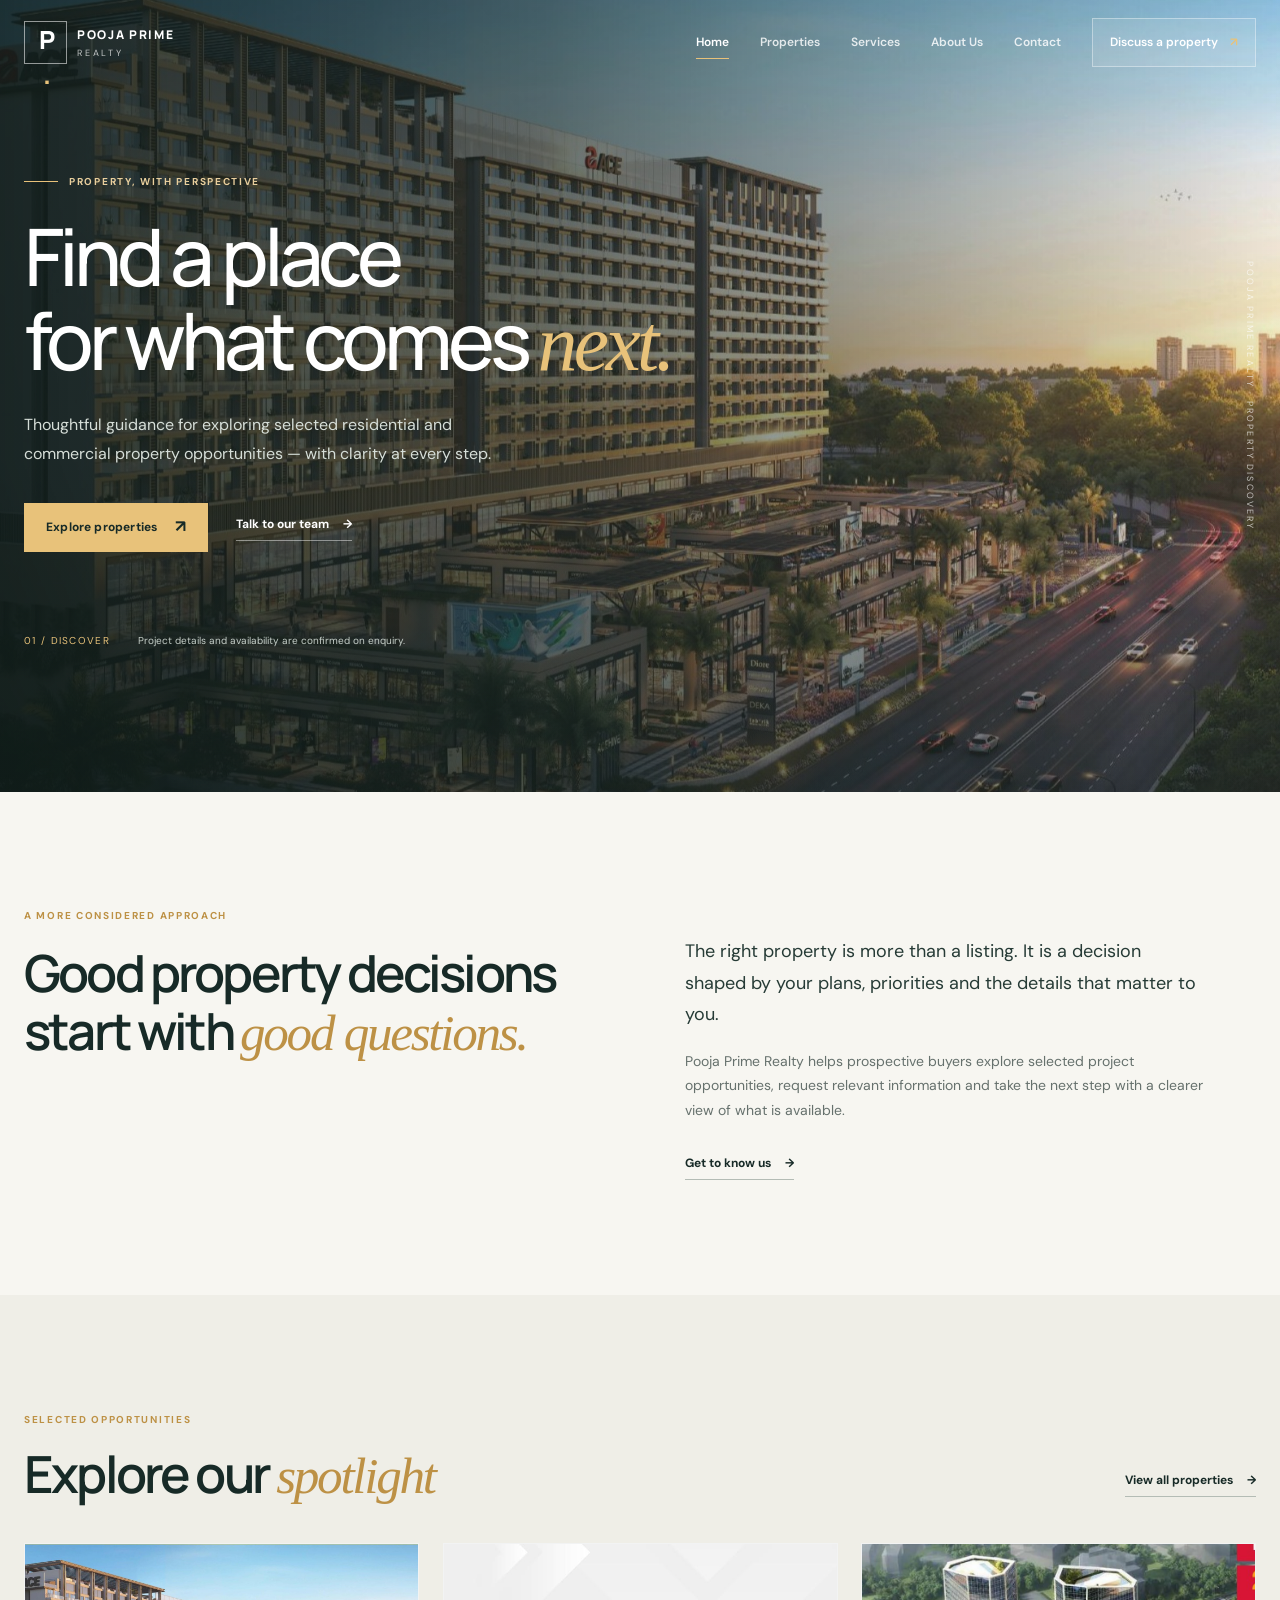
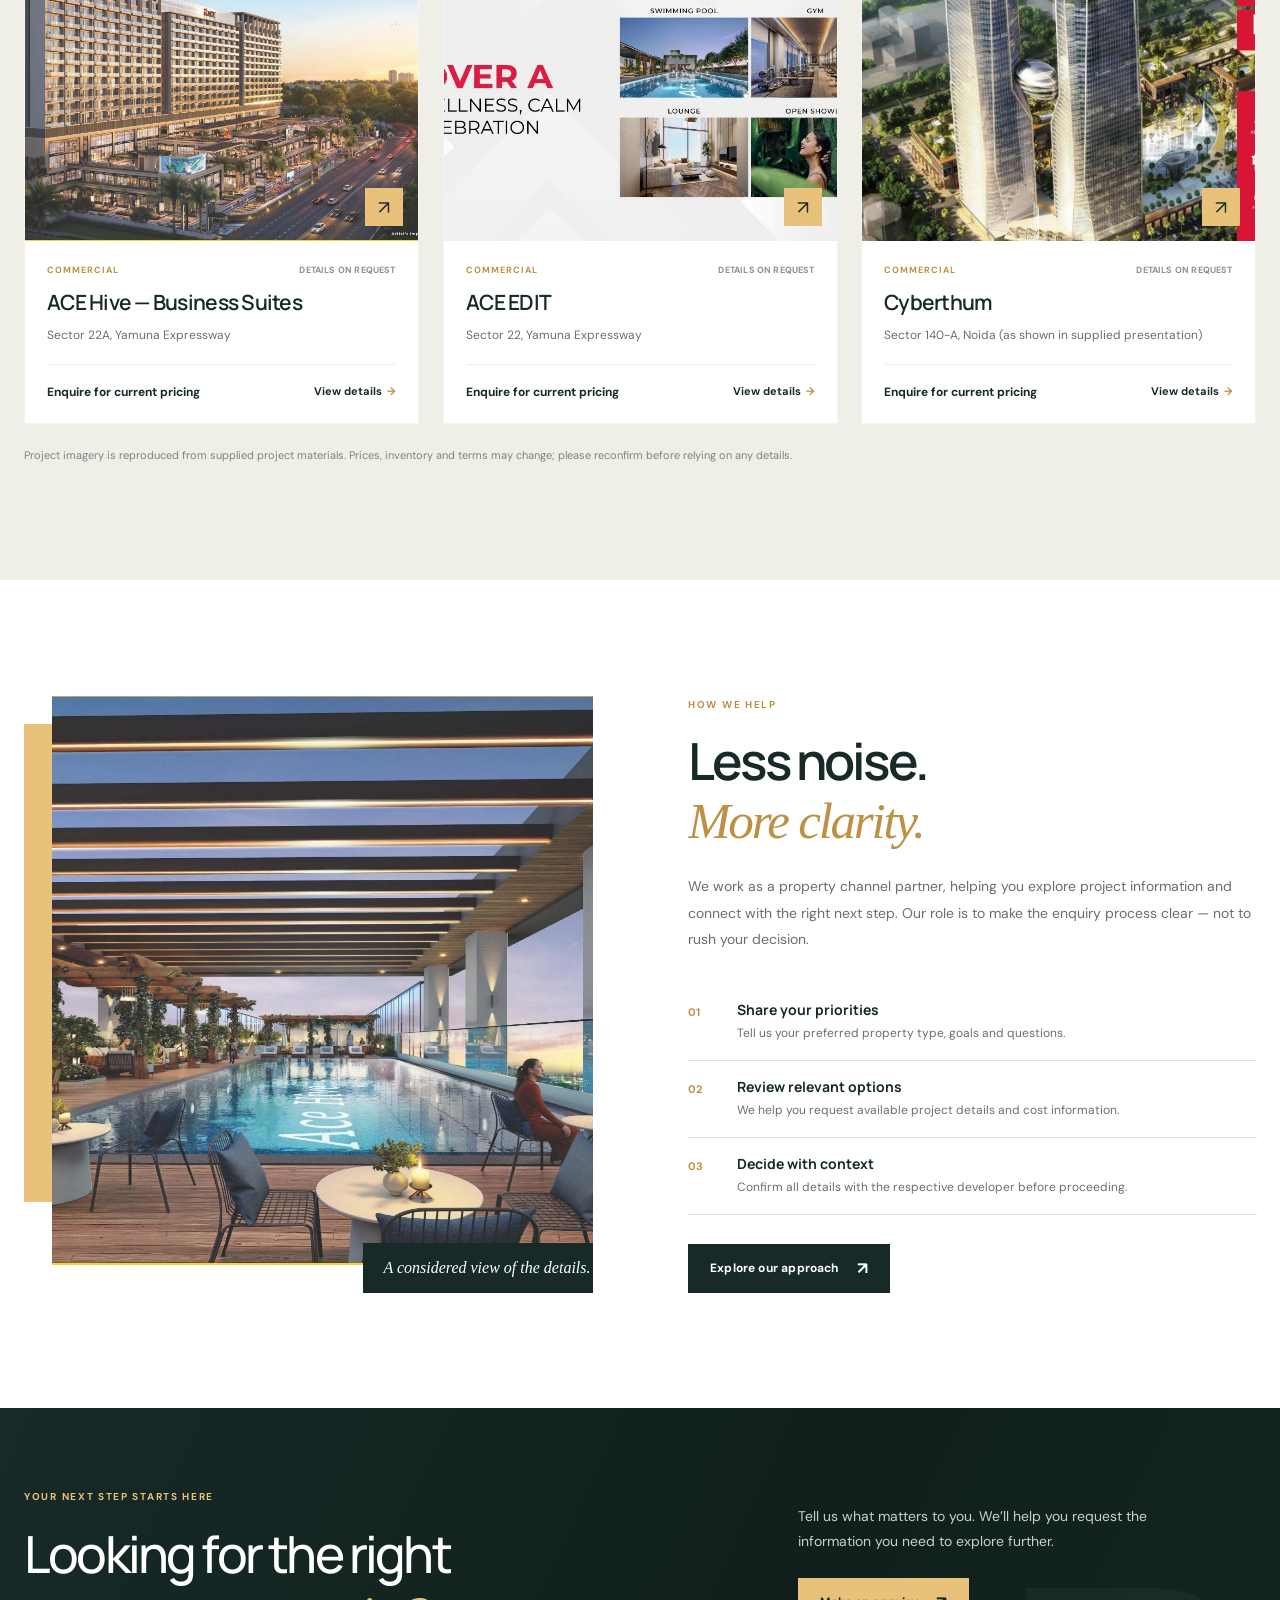
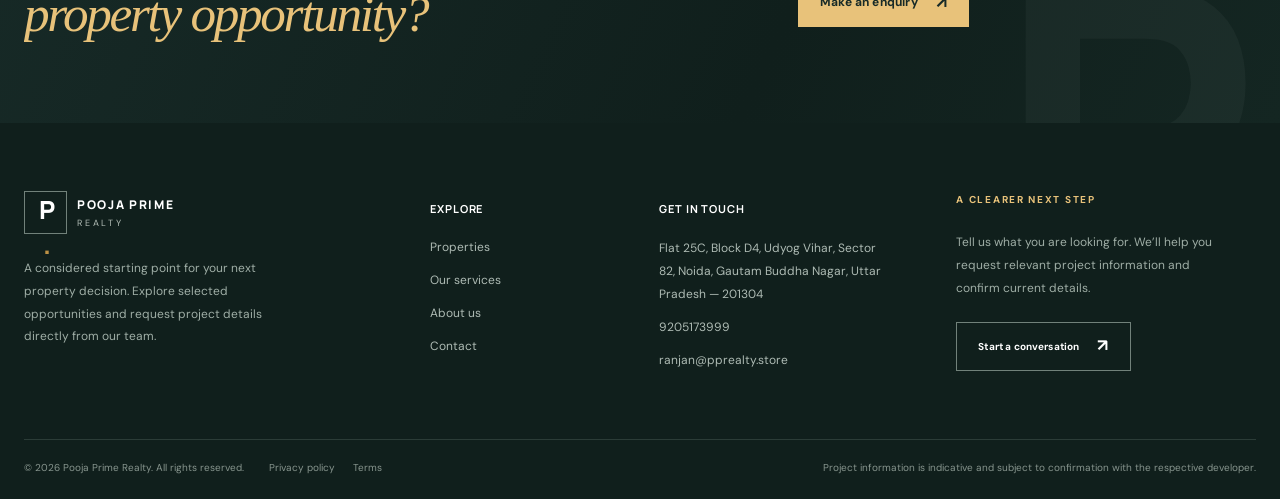
<file: index.html>
<!doctype html><html lang="en"><head><meta charset="utf-8"><meta name="viewport" content="width=device-width, initial-scale=1"><meta name="description" content="Discover selected property opportunities with Pooja Prime Realty. Explore project information and enquire for current details."><meta name="theme-color" content="#172a27"><meta property="og:type" content="website"><meta property="og:title" content="Thoughtful property discovery | Pooja Prime Realty"><meta property="og:description" content="Discover selected property opportunities with Pooja Prime Realty. Explore project information and enquire for current details."><title>Thoughtful property discovery | Pooja Prime Realty</title><link rel="icon" href="assets/images/favicon.svg" type="image/svg+xml"><link rel="preconnect" href="https://fonts.googleapis.com"><link rel="preconnect" href="https://fonts.gstatic.com" crossorigin><link rel="stylesheet" href="https://fonts.googleapis.com/css2?family=DM+Sans:wght@400;500;600;700&family=Manrope:wght@400;500;600;700;800&display=swap"><link rel="preload" as="image" href="assets/images/ace-hive.jpg" fetchpriority="high"><link rel="stylesheet" href="assets/css/styles.css"><script>document.documentElement.classList.add('js');</script><script defer src="assets/js/site.js"></script></head><body class="overlay-header">
<a class="skip-link" href="#main">Skip to content</a><div class="topline"><div class="container topline-inner"><span></span><span></span></div></div>
<header class="site-header"><div class="container nav-wrap"><a class="brand" href="index.html" aria-label="Pooja Prime Realty home"><span class="brand-mark">P<span>.</span></span><span class="brand-copy"><strong>POOJA PRIME</strong><small>REALTY</small></span></a><button class="menu-toggle" type="button" aria-expanded="false" aria-controls="primary-nav"><span></span><span></span><span></span><b class="sr-only">Toggle navigation</b></button><nav id="primary-nav" class="primary-nav" aria-label="Main navigation"><a href="index.html" aria-current="page" class="is-active">Home</a><a href="properties.html">Properties</a><a href="services.html">Services</a><a href="about.html">About Us</a><a href="contact.html">Contact</a><a class="nav-cta" href="contact.html">Discuss a property <span aria-hidden="true">↗</span></a></nav></div></header>
<main id="main"><section class="hero"><div class="hero-image" role="img" aria-label="Architectural artist impression of ACE Hive" data-parallax="0.14"></div><div class="hero-shade"></div><div class="container hero-content"><div class="hero-kicker"><span class="kicker-line"></span> PROPERTY, WITH PERSPECTIVE</div><h1>Find a place<br>for what comes <em>next.</em></h1><p>Thoughtful guidance for exploring selected residential and commercial property opportunities — with clarity at every step.</p><div class="hero-actions"><a class="button button-gold" href="properties.html">Explore properties <span aria-hidden="true">↗</span></a><a class="text-link text-link-light" href="contact.html">Talk to our team <span aria-hidden="true">→</span></a></div><div class="hero-footnote"><span class="hero-index">01 / DISCOVER</span><span>Project details and availability are confirmed on enquiry.</span></div></div><div class="hero-side-label">POOJA PRIME REALTY · PROPERTY DISCOVERY</div></section>
<section class="intro-section section-pad"><div class="container intro-grid"><div data-reveal><span class="eyebrow">A more considered approach</span><h2>Good property decisions<br>start with <em>good questions.</em></h2></div><div class="intro-copy" data-reveal="fade"><p class="lead">The right property is more than a listing. It is a decision shaped by your plans, priorities and the details that matter to you.</p><p>Pooja Prime Realty helps prospective buyers explore selected project opportunities, request relevant information and take the next step with a clearer view of what is available.</p><a class="text-link" href="about.html">Get to know us <span aria-hidden="true">→</span></a></div></div></section>
<section class="featured-section section-pad"><div class="container"><div class="section-heading" data-reveal><div><span class="eyebrow">Selected opportunities</span><h2>Explore our <em>spotlight</em></h2></div><a class="text-link" href="properties.html">View all properties <span aria-hidden="true">→</span></a></div><div class="property-grid" data-stagger="90"><article class="property-card" data-reveal><a class="property-image" href="ace-hive-business-suites.html"><img src="assets/images/ace-hive.jpg" alt="ACE Hive — Business Suites project visual" loading="lazy"><span class="image-arrow" aria-hidden="true">↗</span></a><div class="property-meta"><span>Commercial</span><span>Details on request</span></div><h3><a href="ace-hive-business-suites.html">ACE Hive — Business Suites</a></h3><p class="property-location">Sector 22A, Yamuna Expressway</p><div class="property-card-bottom"><strong>Enquire for current pricing</strong><a href="ace-hive-business-suites.html" aria-label="View ACE Hive — Business Suites details">View details <span aria-hidden="true">→</span></a></div></article><article class="property-card" data-reveal><a class="property-image" href="ace-edit.html"><img src="assets/images/ace-edit.jpg" alt="ACE EDIT project visual" loading="lazy"><span class="image-arrow" aria-hidden="true">↗</span></a><div class="property-meta"><span>Commercial</span><span>Details on request</span></div><h3><a href="ace-edit.html">ACE EDIT</a></h3><p class="property-location">Sector 22, Yamuna Expressway</p><div class="property-card-bottom"><strong>Enquire for current pricing</strong><a href="ace-edit.html" aria-label="View ACE EDIT details">View details <span aria-hidden="true">→</span></a></div></article><article class="property-card" data-reveal><a class="property-image" href="cyberthum.html"><img src="assets/images/cyberthum.jpg" alt="Cyberthum project visual" loading="lazy"><span class="image-arrow" aria-hidden="true">↗</span></a><div class="property-meta"><span>Commercial</span><span>Details on request</span></div><h3><a href="cyberthum.html">Cyberthum</a></h3><p class="property-location">Sector 140-A, Noida (as shown in supplied presentation)</p><div class="property-card-bottom"><strong>Enquire for current pricing</strong><a href="cyberthum.html" aria-label="View Cyberthum details">View details <span aria-hidden="true">→</span></a></div></article></div><p class="fine-print" data-reveal="fade">Project imagery is reproduced from supplied project materials. Prices, inventory and terms may change; please reconfirm before relying on any details.</p></div></section>
<section class="approach-section section-pad"><div class="container approach-grid"><div class="approach-image" data-reveal="fade"><img src="assets/images/ace-hive-amenity.jpg" alt="Amenity visual from supplied ACE Hive project brochure" loading="lazy" data-reveal="mask"><div class="image-caption">A considered view of the details.</div></div><div class="approach-copy" data-reveal="right"><span class="eyebrow">How we help</span><h2>Less noise.<br><em>More clarity.</em></h2><p>We work as a property channel partner, helping you explore project information and connect with the right next step. Our role is to make the enquiry process clear — not to rush your decision.</p><div class="steps" data-stagger="80"><div class="step" data-reveal><span>01</span><div><h3>Share your priorities</h3><p>Tell us your preferred property type, goals and questions.</p></div></div><div class="step" data-reveal><span>02</span><div><h3>Review relevant options</h3><p>We help you request available project details and cost information.</p></div></div><div class="step" data-reveal><span>03</span><div><h3>Decide with context</h3><p>Confirm all details with the respective developer before proceeding.</p></div></div></div><a class="button button-dark" href="services.html">Explore our approach <span aria-hidden="true">↗</span></a></div></div></section>
<section class="cta-band"><div class="container cta-content" data-stagger="120"><div data-reveal><span class="eyebrow eyebrow-light">Your next step starts here</span><h2>Looking for the right<br><em>property opportunity?</em></h2></div><div data-reveal><p>Tell us what matters to you. We’ll help you request the information you need to explore further.</p><a class="button button-gold" href="contact.html">Make an enquiry <span aria-hidden="true">↗</span></a></div></div><div class="cta-watermark">P.</div></section></main><footer class="site-footer"><div class="container footer-top"><div class="footer-brand"><a class="brand brand-light" href="index.html"><span class="brand-mark">P<span>.</span></span><span class="brand-copy"><strong>POOJA PRIME</strong><small>REALTY</small></span></a><p>A considered starting point for your next property decision. Explore selected opportunities and request project details directly from our team.</p></div><div><h3>Explore</h3><a href="properties.html">Properties</a><a href="services.html">Our services</a><a href="about.html">About us</a><a href="contact.html">Contact</a></div><div><h3>Get in touch</h3><address class="footer-address">Flat 25C, Block D4, Udyog Vihar, Sector 82, Noida, Gautam Buddha Nagar, Uttar Pradesh — 201304</address><a href="tel:+919205173999">9205173999</a><a href="mailto:ranjan@pprealty.store">ranjan@pprealty.store</a></div><div class="footer-note"><span class="eyebrow eyebrow-light">A clearer next step</span><p>Tell us what you are looking for. We’ll help you request relevant project information and confirm current details.</p><a class="button button-outline-light" href="contact.html">Start a conversation <span aria-hidden="true">↗</span></a></div></div><div class="container footer-bottom"><span>© 2026 Pooja Prime Realty. All rights reserved.</span><div><a href="privacy.html">Privacy policy</a><a href="terms.html">Terms</a></div><span class="footer-disclaimer">Project information is indicative and subject to confirmation with the respective developer.</span></div></footer><a class="mobile-enquiry" href="contact.html">Enquire now <span aria-hidden="true">↗</span></a></body></html>
</file>
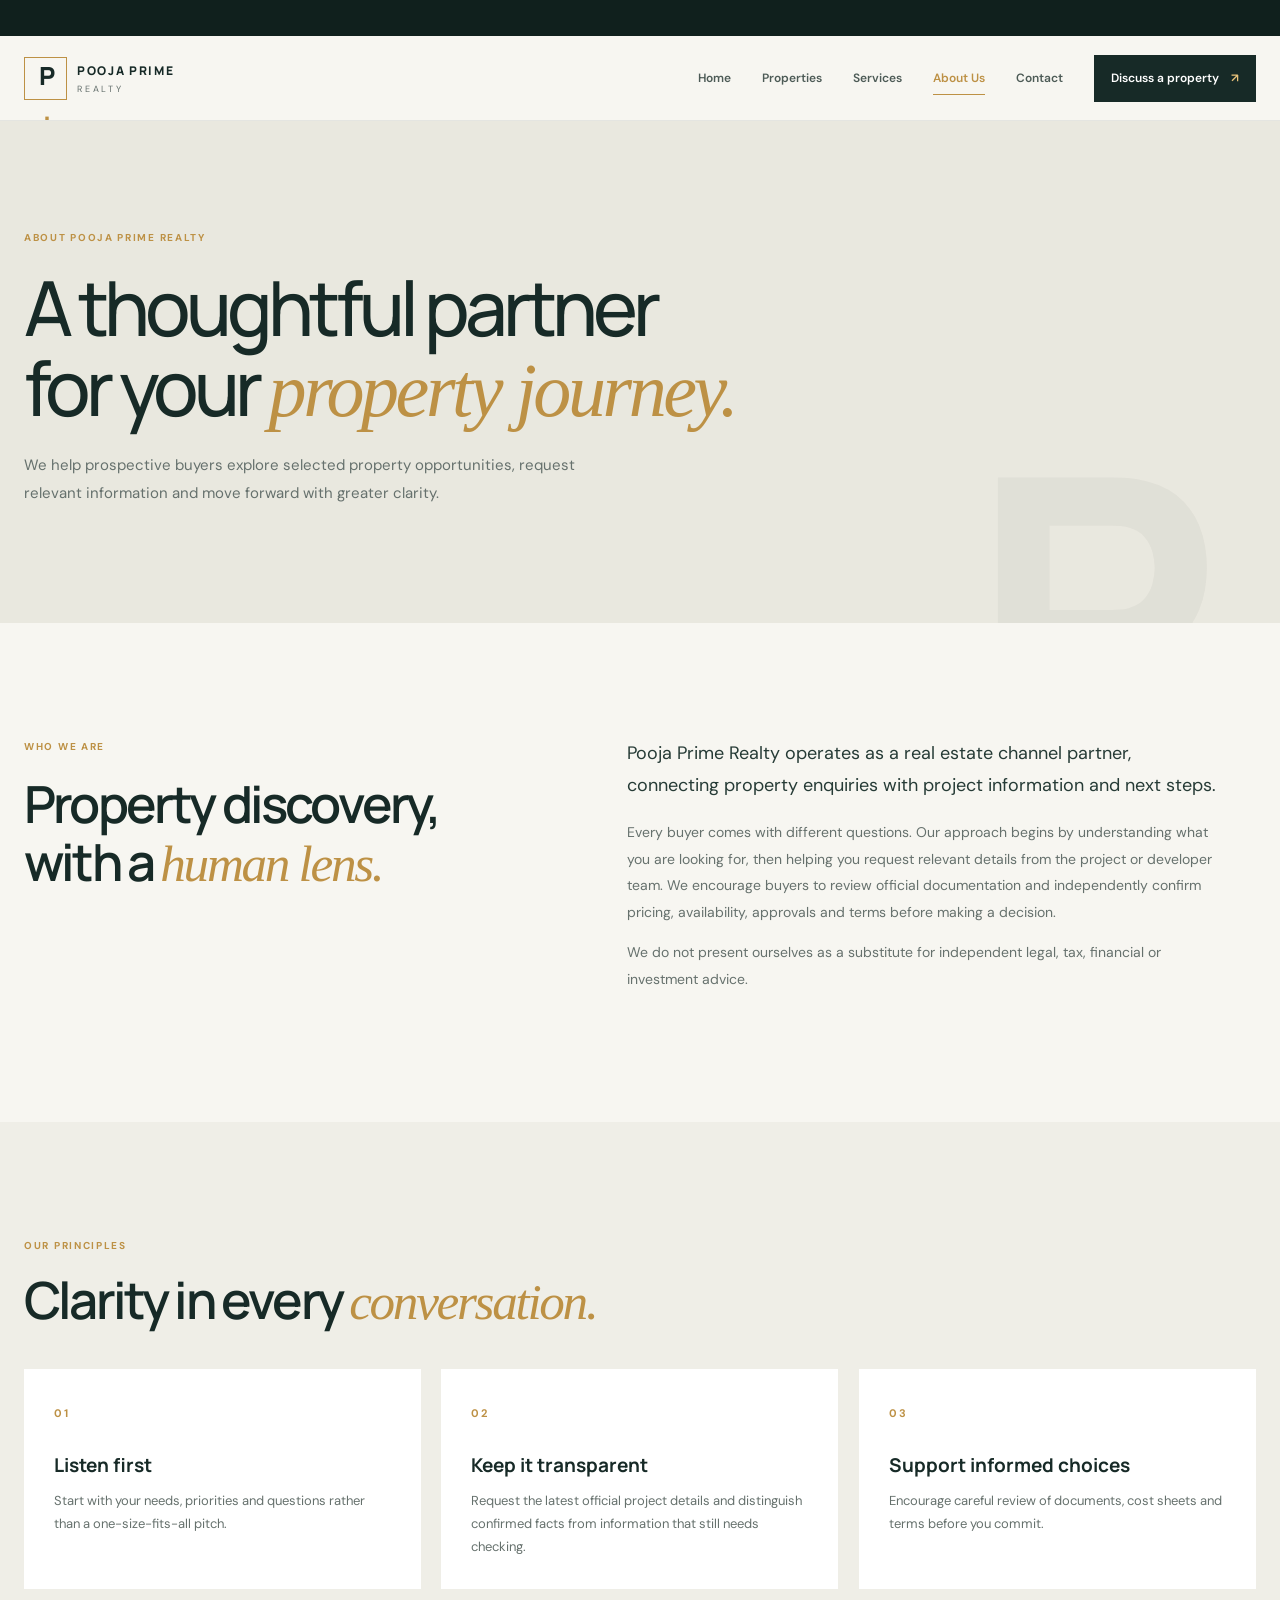
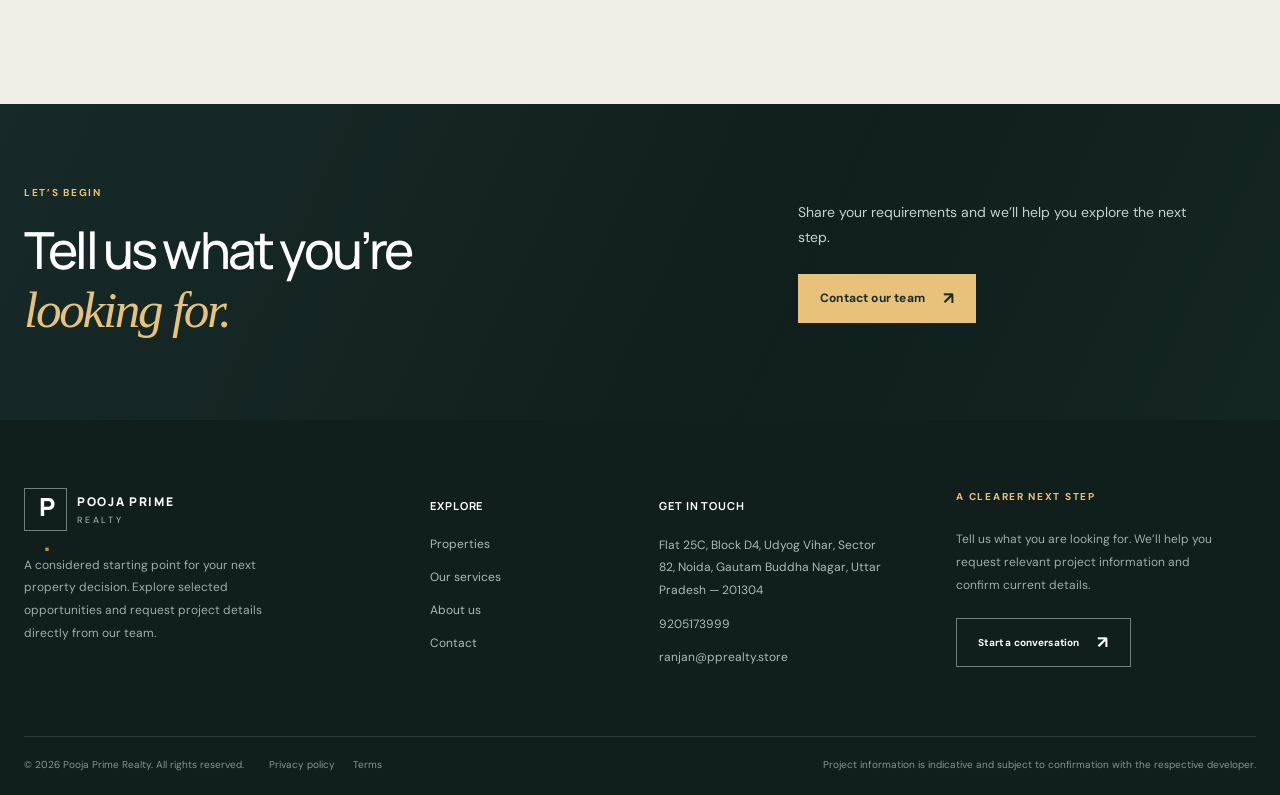
<file: about.html>
<!doctype html><html lang="en"><head><meta charset="utf-8"><meta name="viewport" content="width=device-width, initial-scale=1"><meta name="description" content="Learn about Pooja Prime Realty and our property channel-partner approach."><meta name="theme-color" content="#172a27"><meta property="og:type" content="website"><meta property="og:title" content="About us | Pooja Prime Realty"><meta property="og:description" content="Learn about Pooja Prime Realty and our property channel-partner approach."><title>About us | Pooja Prime Realty</title><link rel="icon" href="assets/images/favicon.svg" type="image/svg+xml"><link rel="preconnect" href="https://fonts.googleapis.com"><link rel="preconnect" href="https://fonts.gstatic.com" crossorigin><link rel="stylesheet" href="https://fonts.googleapis.com/css2?family=DM+Sans:wght@400;500;600;700&family=Manrope:wght@400;500;600;700;800&display=swap"><link rel="stylesheet" href="assets/css/styles.css"><script>document.documentElement.classList.add('js');</script><script defer src="assets/js/site.js"></script></head><body>
<a class="skip-link" href="#main">Skip to content</a><div class="topline"><div class="container topline-inner"><span></span><span></span></div></div>
<header class="site-header"><div class="container nav-wrap"><a class="brand" href="index.html" aria-label="Pooja Prime Realty home"><span class="brand-mark">P<span>.</span></span><span class="brand-copy"><strong>POOJA PRIME</strong><small>REALTY</small></span></a><button class="menu-toggle" type="button" aria-expanded="false" aria-controls="primary-nav"><span></span><span></span><span></span><b class="sr-only">Toggle navigation</b></button><nav id="primary-nav" class="primary-nav" aria-label="Main navigation"><a href="index.html">Home</a><a href="properties.html">Properties</a><a href="services.html">Services</a><a href="about.html" aria-current="page" class="is-active">About Us</a><a href="contact.html">Contact</a><a class="nav-cta" href="contact.html">Discuss a property <span aria-hidden="true">↗</span></a></nav></div></header>
<main id="main"><section class="page-hero"><div class="container"><span class="eyebrow">About Pooja Prime Realty</span><h1>A thoughtful partner<br>for your <em>property journey.</em></h1><p>We help prospective buyers explore selected property opportunities, request relevant information and move forward with greater clarity.</p></div><div class="page-hero-mark">P.</div></section><section class="section-pad"><div class="container split-editorial"><div data-reveal><span class="eyebrow">Who we are</span><h2>Property discovery,<br>with a <em>human lens.</em></h2></div><div data-reveal="fade"><p class="lead">Pooja Prime Realty operates as a real estate channel partner, connecting property enquiries with project information and next steps.</p><p>Every buyer comes with different questions. Our approach begins by understanding what you are looking for, then helping you request relevant details from the project or developer team. We encourage buyers to review official documentation and independently confirm pricing, availability, approvals and terms before making a decision.</p><p>We do not present ourselves as a substitute for independent legal, tax, financial or investment advice.</p></div></div></section><section class="values-section section-pad"><div class="container"><div class="section-heading" data-reveal><div><span class="eyebrow">Our principles</span><h2>Clarity in every <em>conversation.</em></h2></div></div><div class="value-grid" data-stagger="90"><article data-reveal><span class="value-number">01</span><h3>Listen first</h3><p>Start with your needs, priorities and questions rather than a one-size-fits-all pitch.</p></article><article data-reveal><span class="value-number">02</span><h3>Keep it transparent</h3><p>Request the latest official project details and distinguish confirmed facts from information that still needs checking.</p></article><article data-reveal><span class="value-number">03</span><h3>Support informed choices</h3><p>Encourage careful review of documents, cost sheets and terms before you commit.</p></article></div></div></section><section class="cta-band"><div class="container cta-content" data-stagger="120"><div data-reveal><span class="eyebrow eyebrow-light">Let’s begin</span><h2>Tell us what you’re<br><em>looking for.</em></h2></div><div data-reveal><p>Share your requirements and we’ll help you explore the next step.</p><a class="button button-gold" href="contact.html">Contact our team <span aria-hidden="true">↗</span></a></div></div></section></main><footer class="site-footer"><div class="container footer-top"><div class="footer-brand"><a class="brand brand-light" href="index.html"><span class="brand-mark">P<span>.</span></span><span class="brand-copy"><strong>POOJA PRIME</strong><small>REALTY</small></span></a><p>A considered starting point for your next property decision. Explore selected opportunities and request project details directly from our team.</p></div><div><h3>Explore</h3><a href="properties.html">Properties</a><a href="services.html">Our services</a><a href="about.html">About us</a><a href="contact.html">Contact</a></div><div><h3>Get in touch</h3><address class="footer-address">Flat 25C, Block D4, Udyog Vihar, Sector 82, Noida, Gautam Buddha Nagar, Uttar Pradesh — 201304</address><a href="tel:+919205173999">9205173999</a><a href="mailto:ranjan@pprealty.store">ranjan@pprealty.store</a></div><div class="footer-note"><span class="eyebrow eyebrow-light">A clearer next step</span><p>Tell us what you are looking for. We’ll help you request relevant project information and confirm current details.</p><a class="button button-outline-light" href="contact.html">Start a conversation <span aria-hidden="true">↗</span></a></div></div><div class="container footer-bottom"><span>© 2026 Pooja Prime Realty. All rights reserved.</span><div><a href="privacy.html">Privacy policy</a><a href="terms.html">Terms</a></div><span class="footer-disclaimer">Project information is indicative and subject to confirmation with the respective developer.</span></div></footer><a class="mobile-enquiry" href="contact.html">Enquire now <span aria-hidden="true">↗</span></a></body></html>
</file>
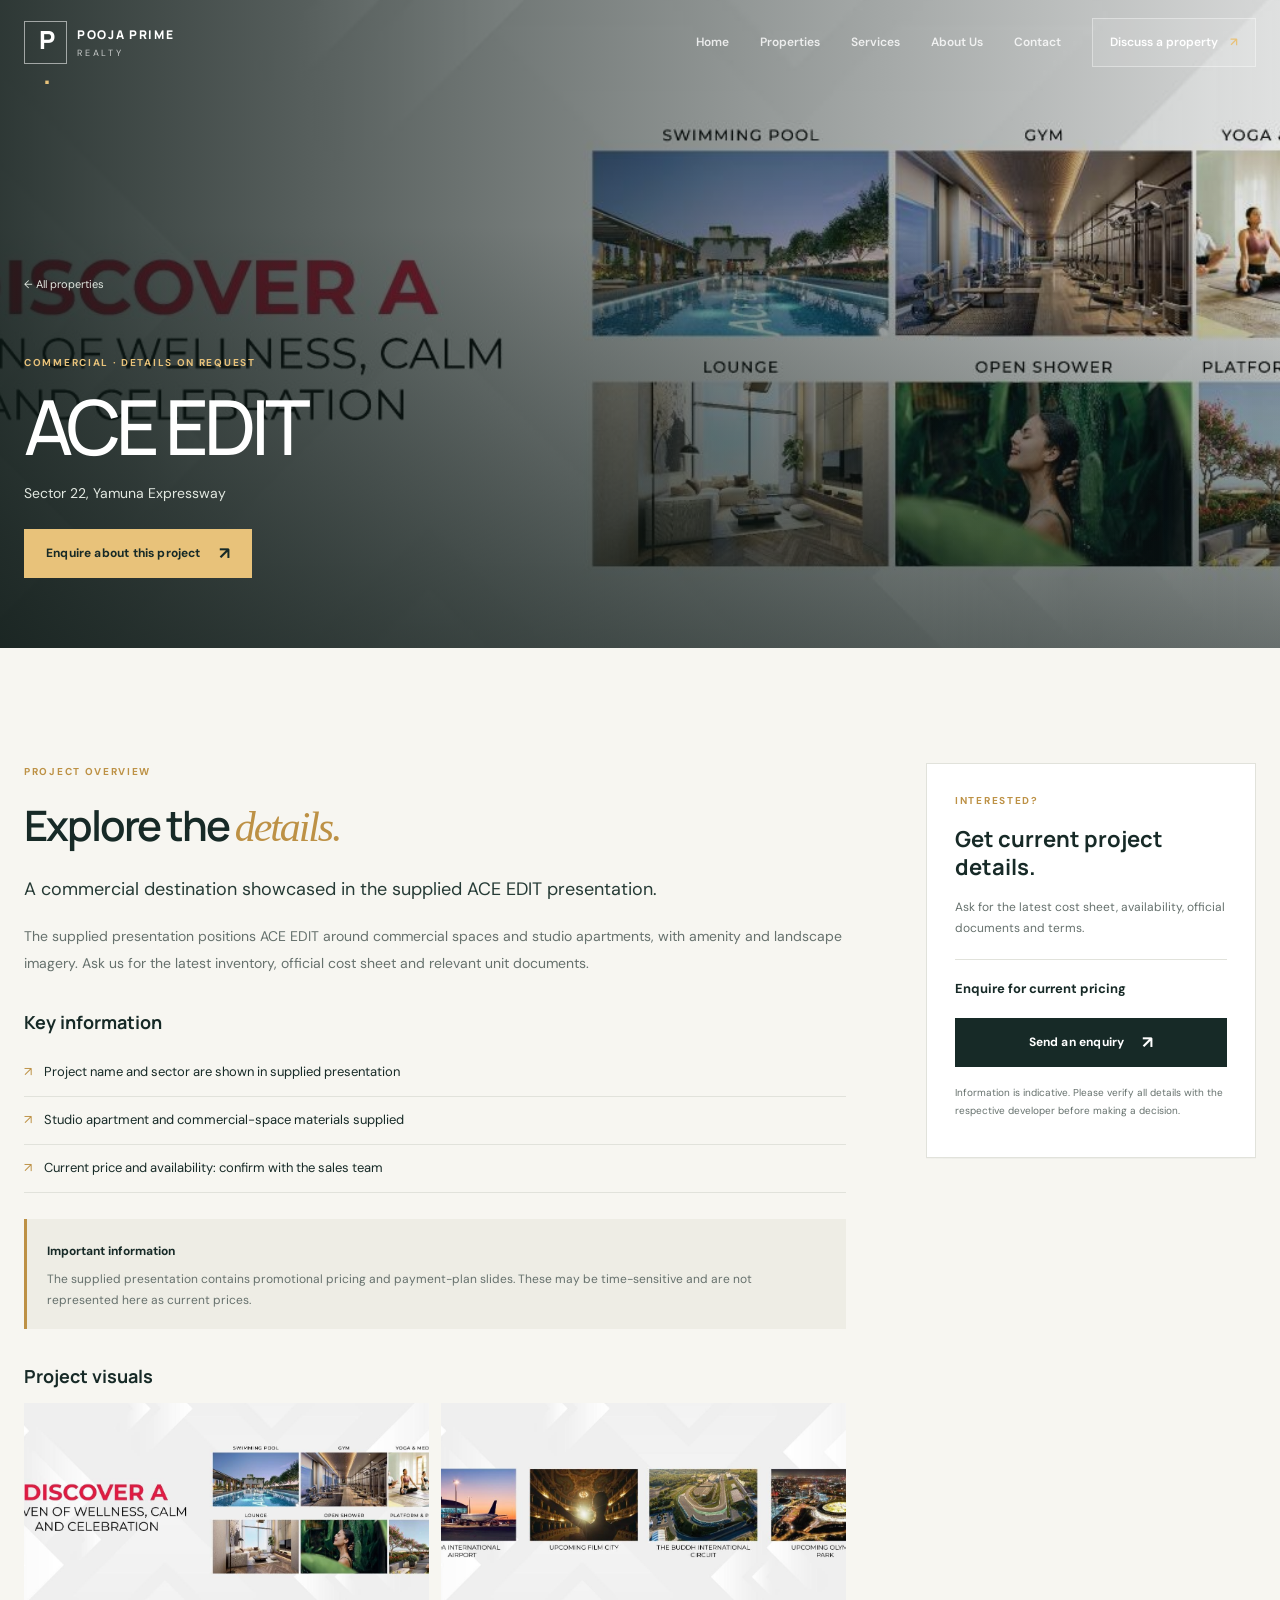
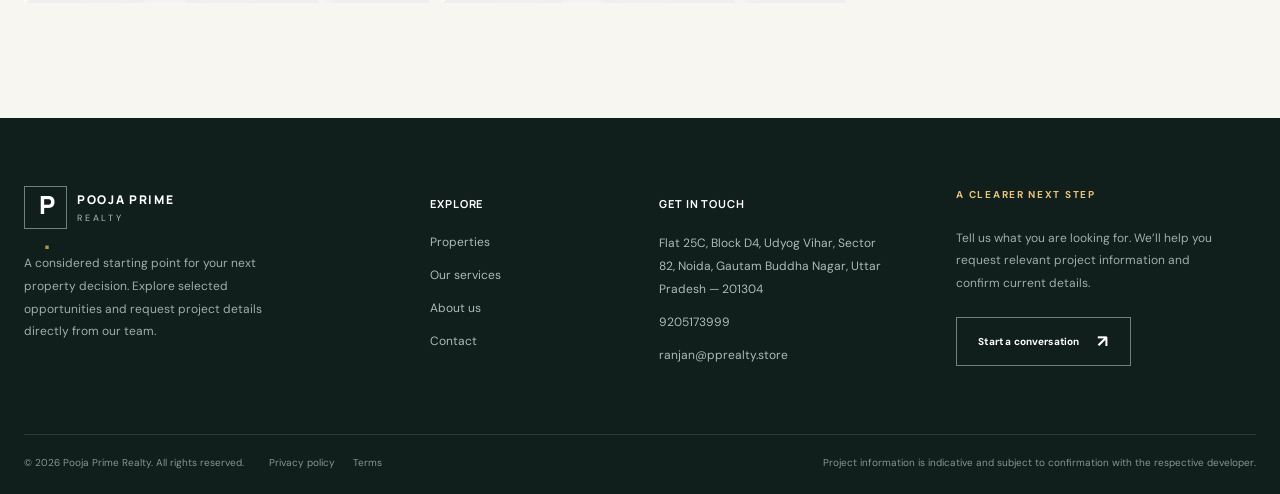
<file: ace-edit.html>
<!doctype html><html lang="en"><head><meta charset="utf-8"><meta name="viewport" content="width=device-width, initial-scale=1"><meta name="description" content="A commercial destination showcased in the supplied ACE EDIT presentation."><meta name="theme-color" content="#172a27"><meta property="og:type" content="website"><meta property="og:title" content="ACE EDIT | Pooja Prime Realty"><meta property="og:description" content="A commercial destination showcased in the supplied ACE EDIT presentation."><title>ACE EDIT | Pooja Prime Realty</title><link rel="icon" href="assets/images/favicon.svg" type="image/svg+xml"><link rel="preconnect" href="https://fonts.googleapis.com"><link rel="preconnect" href="https://fonts.gstatic.com" crossorigin><link rel="stylesheet" href="https://fonts.googleapis.com/css2?family=DM+Sans:wght@400;500;600;700&family=Manrope:wght@400;500;600;700;800&display=swap"><link rel="stylesheet" href="assets/css/styles.css"><script>document.documentElement.classList.add('js');</script><script defer src="assets/js/site.js"></script></head><body class="overlay-header">
<a class="skip-link" href="#main">Skip to content</a><div class="topline"><div class="container topline-inner"><span>Property discovery, made more considered.</span><span></span></div></div>
<header class="site-header"><div class="container nav-wrap"><a class="brand" href="index.html" aria-label="Pooja Prime Realty home"><span class="brand-mark">P<span>.</span></span><span class="brand-copy"><strong>POOJA PRIME</strong><small>REALTY</small></span></a><button class="menu-toggle" type="button" aria-expanded="false" aria-controls="primary-nav"><span></span><span></span><span></span><b class="sr-only">Toggle navigation</b></button><nav id="primary-nav" class="primary-nav" aria-label="Main navigation"><a href="index.html">Home</a><a href="properties.html">Properties</a><a href="services.html">Services</a><a href="about.html">About Us</a><a href="contact.html">Contact</a><a class="nav-cta" href="contact.html">Discuss a property <span aria-hidden="true">↗</span></a></nav></div></header>
<main id="main"><section class="detail-hero"><img src="assets/images/ace-edit.jpg" alt="ACE EDIT project visual"><div class="detail-overlay"></div><div class="container detail-hero-content"><a class="back-link" href="properties.html">← All properties</a><span class="eyebrow eyebrow-light">Commercial · Details on request</span><h1>ACE EDIT</h1><p>Sector 22, Yamuna Expressway</p><a class="button button-gold" href="contact.html?project=ACE%20EDIT">Enquire about this project <span aria-hidden="true">↗</span></a></div></section><section class="section-pad"><div class="container detail-grid"><article class="detail-main" data-reveal="fade"><span class="eyebrow">Project overview</span><h2>Explore the <em>details.</em></h2><p class="lead">A commercial destination showcased in the supplied ACE EDIT presentation.</p><p>The supplied presentation positions ACE EDIT around commercial spaces and studio apartments, with amenity and landscape imagery. Ask us for the latest inventory, official cost sheet and relevant unit documents.</p><h3>Key information</h3><ul class="spec-list" data-stagger="80"><li data-reveal><span aria-hidden="true">↗</span>Project name and sector are shown in supplied presentation</li><li data-reveal><span aria-hidden="true">↗</span>Studio apartment and commercial-space materials supplied</li><li data-reveal><span aria-hidden="true">↗</span>Current price and availability: confirm with the sales team</li></ul><div class="notice" data-reveal="fade"><strong>Important information</strong><p>The supplied presentation contains promotional pricing and payment-plan slides. These may be time-sensitive and are not represented here as current prices.</p></div><h3>Project visuals</h3><div class="gallery-grid" data-stagger="100"><img src="assets/images/ace-edit.jpg" alt="ACE EDIT brochure visual" loading="lazy" data-reveal><img src="assets/images/ace-edit-amenities.jpg" alt="ACE EDIT brochure visual" loading="lazy" data-reveal></div></article><aside class="detail-aside" data-reveal="right"><span class="eyebrow">Interested?</span><h3>Get current project details.</h3><p>Ask for the latest cost sheet, availability, official documents and terms.</p><div class="aside-price">Enquire for current pricing</div><a class="button button-dark button-full" href="contact.html?project=ACE%20EDIT">Send an enquiry <span aria-hidden="true">↗</span></a><p class="aside-fine">Information is indicative. Please verify all details with the respective developer before making a decision.</p></aside></div></section></main><footer class="site-footer"><div class="container footer-top"><div class="footer-brand"><a class="brand brand-light" href="index.html"><span class="brand-mark">P<span>.</span></span><span class="brand-copy"><strong>POOJA PRIME</strong><small>REALTY</small></span></a><p>A considered starting point for your next property decision. Explore selected opportunities and request project details directly from our team.</p></div><div><h3>Explore</h3><a href="properties.html">Properties</a><a href="services.html">Our services</a><a href="about.html">About us</a><a href="contact.html">Contact</a></div><div><h3>Get in touch</h3><address class="footer-address">Flat 25C, Block D4, Udyog Vihar, Sector 82, Noida, Gautam Buddha Nagar, Uttar Pradesh — 201304</address><a href="tel:+919205173999">9205173999</a><a href="mailto:ranjan@pprealty.store">ranjan@pprealty.store</a></div><div class="footer-note"><span class="eyebrow eyebrow-light">A clearer next step</span><p>Tell us what you are looking for. We’ll help you request relevant project information and confirm current details.</p><a class="button button-outline-light" href="contact.html">Start a conversation <span aria-hidden="true">↗</span></a></div></div><div class="container footer-bottom"><span>© 2026 Pooja Prime Realty. All rights reserved.</span><div><a href="privacy.html">Privacy policy</a><a href="terms.html">Terms</a></div><span class="footer-disclaimer">Project information is indicative and subject to confirmation with the respective developer.</span></div></footer><a class="mobile-enquiry" href="contact.html">Enquire now <span aria-hidden="true">↗</span></a></body></html>
</file>
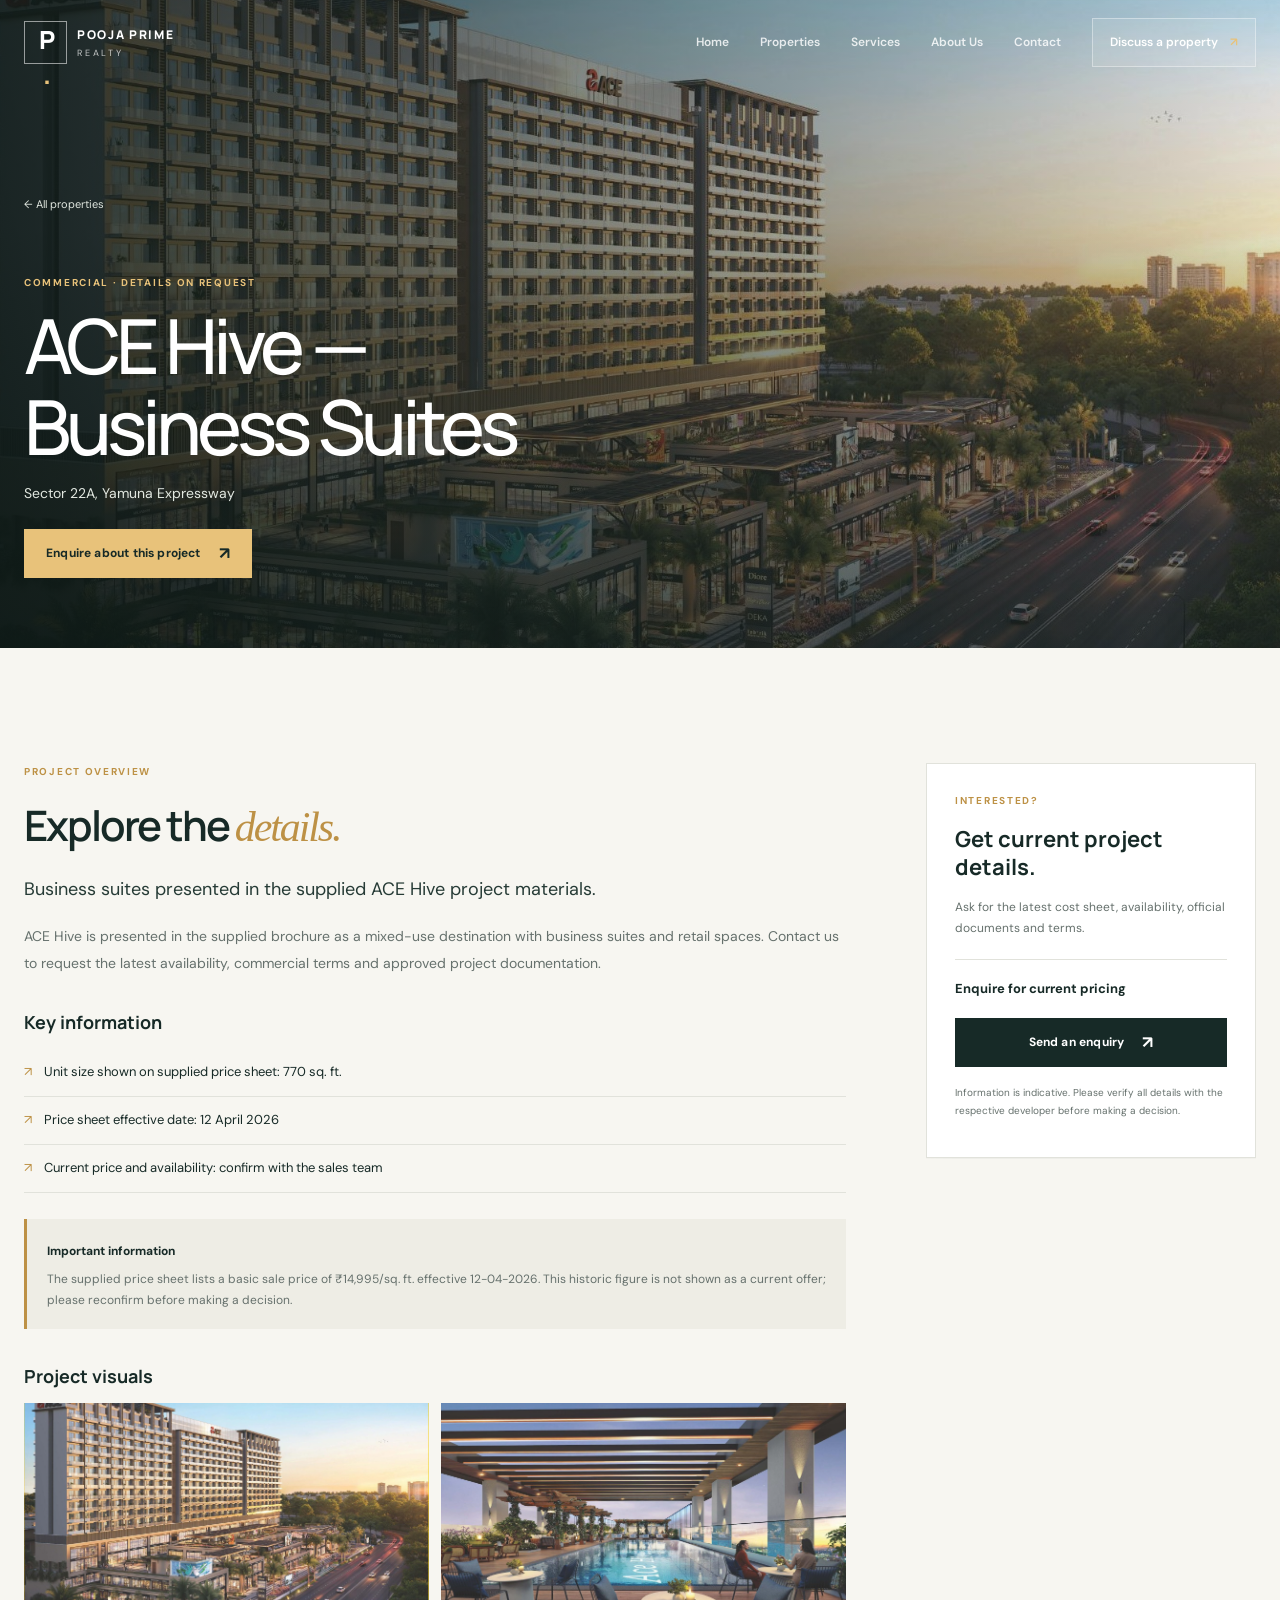
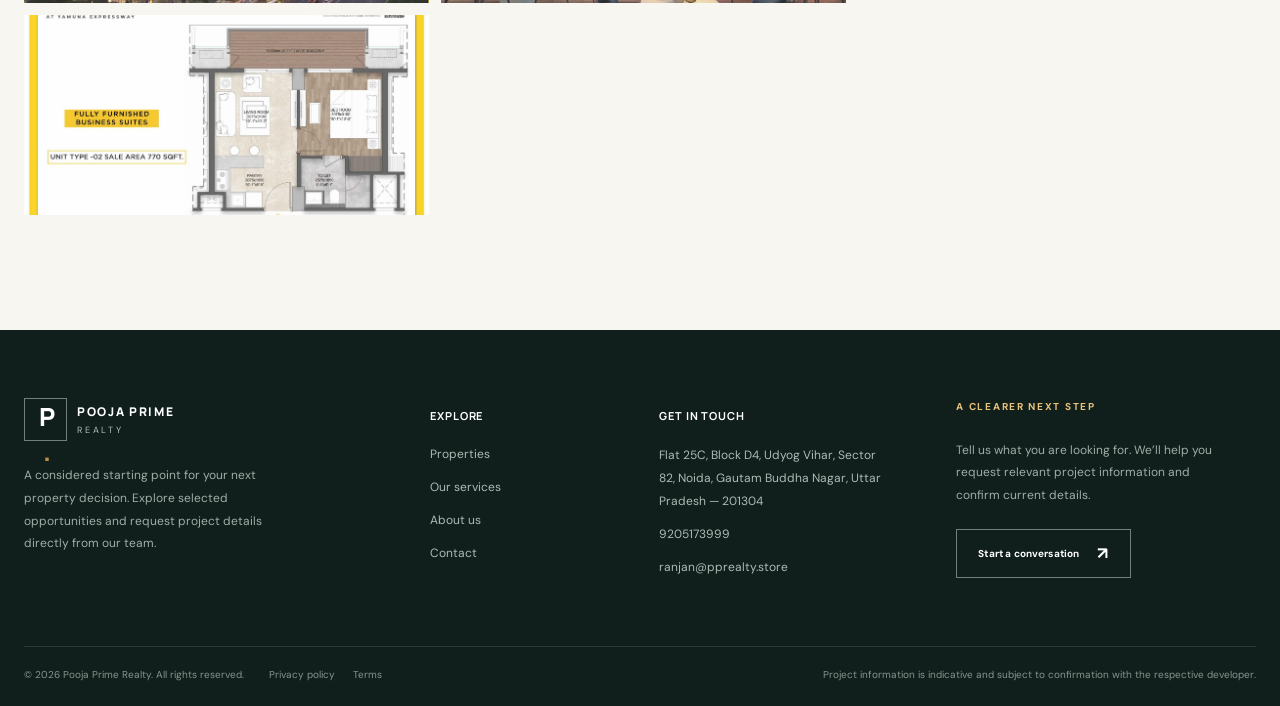
<file: ace-hive-business-suites.html>
<!doctype html><html lang="en"><head><meta charset="utf-8"><meta name="viewport" content="width=device-width, initial-scale=1"><meta name="description" content="Business suites presented in the supplied ACE Hive project materials."><meta name="theme-color" content="#172a27"><meta property="og:type" content="website"><meta property="og:title" content="ACE Hive — Business Suites | Pooja Prime Realty"><meta property="og:description" content="Business suites presented in the supplied ACE Hive project materials."><title>ACE Hive — Business Suites | Pooja Prime Realty</title><link rel="icon" href="assets/images/favicon.svg" type="image/svg+xml"><link rel="preconnect" href="https://fonts.googleapis.com"><link rel="preconnect" href="https://fonts.gstatic.com" crossorigin><link rel="stylesheet" href="https://fonts.googleapis.com/css2?family=DM+Sans:wght@400;500;600;700&family=Manrope:wght@400;500;600;700;800&display=swap"><link rel="stylesheet" href="assets/css/styles.css"><script>document.documentElement.classList.add('js');</script><script defer src="assets/js/site.js"></script></head><body class="overlay-header">
<a class="skip-link" href="#main">Skip to content</a><div class="topline"><div class="container topline-inner"><span>Property discovery, made more considered.</span><span></span></div></div>
<header class="site-header"><div class="container nav-wrap"><a class="brand" href="index.html" aria-label="Pooja Prime Realty home"><span class="brand-mark">P<span>.</span></span><span class="brand-copy"><strong>POOJA PRIME</strong><small>REALTY</small></span></a><button class="menu-toggle" type="button" aria-expanded="false" aria-controls="primary-nav"><span></span><span></span><span></span><b class="sr-only">Toggle navigation</b></button><nav id="primary-nav" class="primary-nav" aria-label="Main navigation"><a href="index.html">Home</a><a href="properties.html">Properties</a><a href="services.html">Services</a><a href="about.html">About Us</a><a href="contact.html">Contact</a><a class="nav-cta" href="contact.html">Discuss a property <span aria-hidden="true">↗</span></a></nav></div></header>
<main id="main"><section class="detail-hero"><img src="assets/images/ace-hive.jpg" alt="ACE Hive — Business Suites project visual"><div class="detail-overlay"></div><div class="container detail-hero-content"><a class="back-link" href="properties.html">← All properties</a><span class="eyebrow eyebrow-light">Commercial · Details on request</span><h1>ACE Hive — Business Suites</h1><p>Sector 22A, Yamuna Expressway</p><a class="button button-gold" href="contact.html?project=ACE%20Hive%20%E2%80%94%20Business%20Suites">Enquire about this project <span aria-hidden="true">↗</span></a></div></section><section class="section-pad"><div class="container detail-grid"><article class="detail-main" data-reveal="fade"><span class="eyebrow">Project overview</span><h2>Explore the <em>details.</em></h2><p class="lead">Business suites presented in the supplied ACE Hive project materials.</p><p>ACE Hive is presented in the supplied brochure as a mixed-use destination with business suites and retail spaces. Contact us to request the latest availability, commercial terms and approved project documentation.</p><h3>Key information</h3><ul class="spec-list" data-stagger="80"><li data-reveal><span aria-hidden="true">↗</span>Unit size shown on supplied price sheet: 770 sq. ft.</li><li data-reveal><span aria-hidden="true">↗</span>Price sheet effective date: 12 April 2026</li><li data-reveal><span aria-hidden="true">↗</span>Current price and availability: confirm with the sales team</li></ul><div class="notice" data-reveal="fade"><strong>Important information</strong><p>The supplied price sheet lists a basic sale price of ₹14,995/sq. ft. effective 12-04-2026. This historic figure is not shown as a current offer; please reconfirm before making a decision.</p></div><h3>Project visuals</h3><div class="gallery-grid" data-stagger="100"><img src="assets/images/ace-hive.jpg" alt="ACE Hive — Business Suites brochure visual" loading="lazy" data-reveal><img src="assets/images/ace-hive-amenity.jpg" alt="ACE Hive — Business Suites brochure visual" loading="lazy" data-reveal><img src="assets/images/ace-hive-floorplan.jpg" alt="ACE Hive — Business Suites brochure visual" loading="lazy" data-reveal></div></article><aside class="detail-aside" data-reveal="right"><span class="eyebrow">Interested?</span><h3>Get current project details.</h3><p>Ask for the latest cost sheet, availability, official documents and terms.</p><div class="aside-price">Enquire for current pricing</div><a class="button button-dark button-full" href="contact.html?project=ACE%20Hive%20%E2%80%94%20Business%20Suites">Send an enquiry <span aria-hidden="true">↗</span></a><p class="aside-fine">Information is indicative. Please verify all details with the respective developer before making a decision.</p></aside></div></section></main><footer class="site-footer"><div class="container footer-top"><div class="footer-brand"><a class="brand brand-light" href="index.html"><span class="brand-mark">P<span>.</span></span><span class="brand-copy"><strong>POOJA PRIME</strong><small>REALTY</small></span></a><p>A considered starting point for your next property decision. Explore selected opportunities and request project details directly from our team.</p></div><div><h3>Explore</h3><a href="properties.html">Properties</a><a href="services.html">Our services</a><a href="about.html">About us</a><a href="contact.html">Contact</a></div><div><h3>Get in touch</h3><address class="footer-address">Flat 25C, Block D4, Udyog Vihar, Sector 82, Noida, Gautam Buddha Nagar, Uttar Pradesh — 201304</address><a href="tel:+919205173999">9205173999</a><a href="mailto:ranjan@pprealty.store">ranjan@pprealty.store</a></div><div class="footer-note"><span class="eyebrow eyebrow-light">A clearer next step</span><p>Tell us what you are looking for. We’ll help you request relevant project information and confirm current details.</p><a class="button button-outline-light" href="contact.html">Start a conversation <span aria-hidden="true">↗</span></a></div></div><div class="container footer-bottom"><span>© 2026 Pooja Prime Realty. All rights reserved.</span><div><a href="privacy.html">Privacy policy</a><a href="terms.html">Terms</a></div><span class="footer-disclaimer">Project information is indicative and subject to confirmation with the respective developer.</span></div></footer><a class="mobile-enquiry" href="contact.html">Enquire now <span aria-hidden="true">↗</span></a></body></html>
</file>
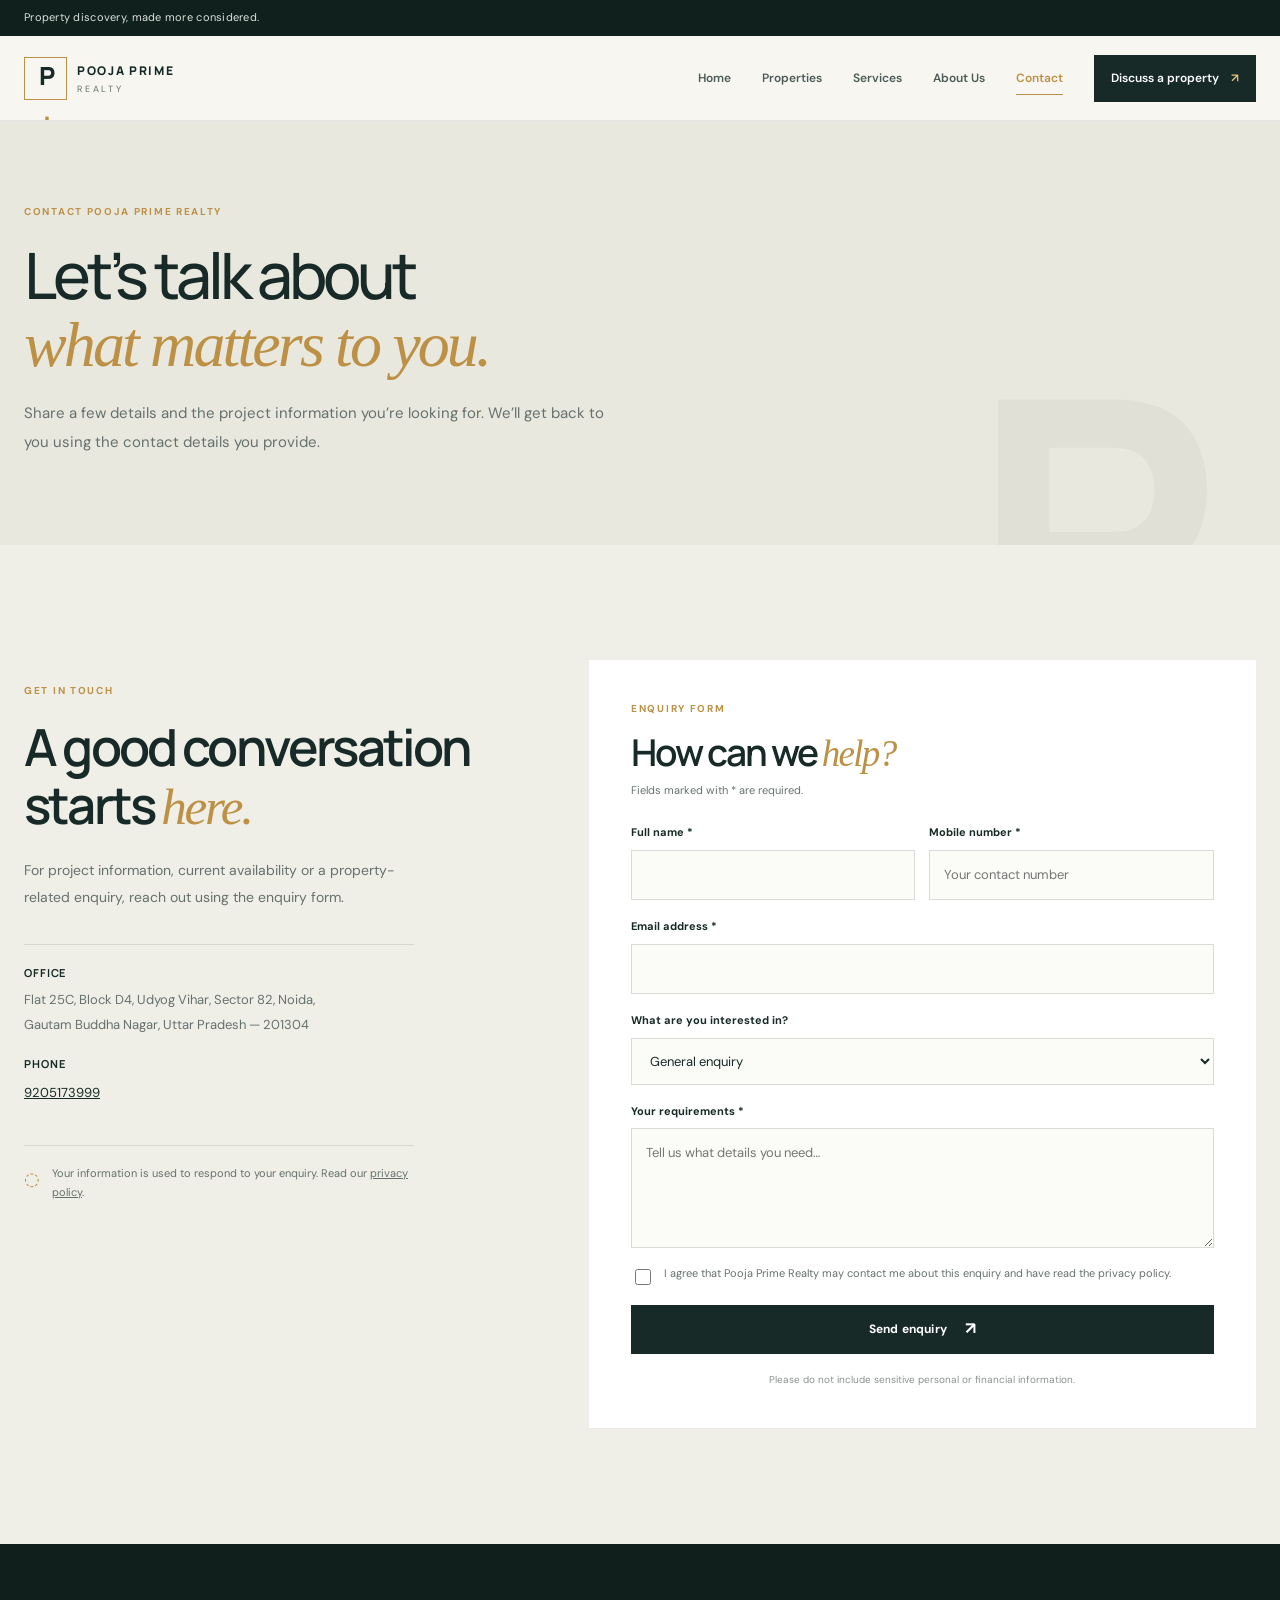
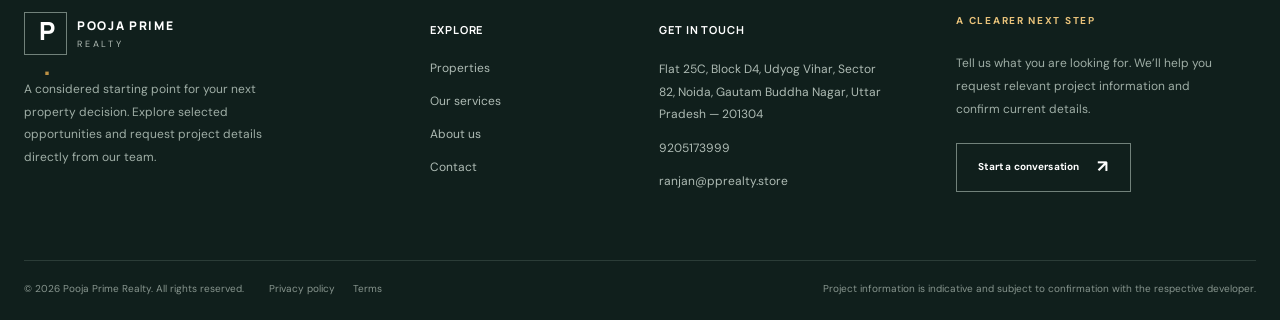
<file: contact.html>
<!doctype html><html lang="en"><head><meta charset="utf-8"><meta name="viewport" content="width=device-width, initial-scale=1"><meta name="description" content="Contact Pooja Prime Realty to request project information or discuss property requirements."><meta name="theme-color" content="#172a27"><meta property="og:type" content="website"><meta property="og:title" content="Contact us | Pooja Prime Realty"><meta property="og:description" content="Contact Pooja Prime Realty to request project information or discuss property requirements."><title>Contact us | Pooja Prime Realty</title><link rel="icon" href="assets/images/favicon.svg" type="image/svg+xml"><link rel="preconnect" href="https://fonts.googleapis.com"><link rel="preconnect" href="https://fonts.gstatic.com" crossorigin><link rel="stylesheet" href="https://fonts.googleapis.com/css2?family=DM+Sans:wght@400;500;600;700&family=Manrope:wght@400;500;600;700;800&display=swap"><link rel="stylesheet" href="assets/css/styles.css"><script>document.documentElement.classList.add('js');</script><script defer src="assets/js/site.js"></script></head><body>
<a class="skip-link" href="#main">Skip to content</a><div class="topline"><div class="container topline-inner"><span>Property discovery, made more considered.</span><span></span></div></div>
<header class="site-header"><div class="container nav-wrap"><a class="brand" href="index.html" aria-label="Pooja Prime Realty home"><span class="brand-mark">P<span>.</span></span><span class="brand-copy"><strong>POOJA PRIME</strong><small>REALTY</small></span></a><button class="menu-toggle" type="button" aria-expanded="false" aria-controls="primary-nav"><span></span><span></span><span></span><b class="sr-only">Toggle navigation</b></button><nav id="primary-nav" class="primary-nav" aria-label="Main navigation"><a href="index.html">Home</a><a href="properties.html">Properties</a><a href="services.html">Services</a><a href="about.html">About Us</a><a href="contact.html" aria-current="page" class="is-active">Contact</a><a class="nav-cta" href="contact.html">Discuss a property <span aria-hidden="true">↗</span></a></nav></div></header>
<main id="main"><section class="page-hero page-hero-short"><div class="container"><span class="eyebrow">Contact Pooja Prime Realty</span><h1>Let’s talk about<br><em>what matters to you.</em></h1><p>Share a few details and the project information you’re looking for. We’ll get back to you using the contact details you provide.</p></div><div class="page-hero-mark">P.</div></section><section class="section-pad contact-section"><div class="container contact-grid"><div class="contact-aside" data-reveal="left"><span class="eyebrow">Get in touch</span><h2>A good conversation<br>starts <em>here.</em></h2><p>For project information, current availability or a property-related enquiry, reach out using the enquiry form.</p><div class="contact-details"><h3>Office</h3><address>Flat 25C, Block D4, Udyog Vihar, Sector 82, Noida, Gautam Buddha Nagar, Uttar Pradesh — 201304</address><h3>Phone</h3><a href="tel:+919205173999">9205173999</a></div><div class="contact-reassurance"><span>◌</span><p>Your information is used to respond to your enquiry. Read our <a href="privacy.html">privacy policy</a>.</p></div></div><div class="form-panel" data-reveal="right"><span class="eyebrow">Enquiry form</span><h2>How can we <em>help?</em></h2><p class="form-intro">Fields marked with * are required.</p><form action="forms/enquiry.php" method="post" class="enquiry-form"><div class="honeypot" aria-hidden="true"><label for="company_website">Leave this field empty</label><input id="company_website" name="company_website" tabindex="-1" autocomplete="off"></div><div class="form-row"><div class="field"><label for="name">Full name *</label><input id="name" name="name" autocomplete="name" required minlength="2" maxlength="100"></div><div class="field"><label for="phone">Mobile number *</label><input id="phone" name="phone" inputmode="tel" autocomplete="tel" required pattern="[+0-9 ()-]{8,20}" maxlength="20" placeholder="Your contact number"></div></div><div class="field"><label for="email">Email address *</label><input id="email" name="email" type="email" autocomplete="email" required maxlength="160"></div><div class="field"><label for="interest">What are you interested in?</label><select id="interest" name="interest"><option value="General enquiry">General enquiry</option><option value="ACE Hive — Business Suites">ACE Hive — Business Suites</option><option value="ACE EDIT">ACE EDIT</option><option value="Cyberthum">Cyberthum</option><option value="Residential property">Residential property</option><option value="Commercial property">Commercial property</option></select></div><div class="field"><label for="message">Your requirements *</label><textarea id="message" name="message" rows="4" required minlength="10" maxlength="2500" placeholder="Tell us what details you need…"></textarea></div><label class="consent"><input type="checkbox" name="consent" value="yes" required><span>I agree that Pooja Prime Realty may contact me about this enquiry and have read the privacy policy.</span></label><button class="button button-dark button-full" type="submit"><span class="btn-label">Send enquiry</span> <span aria-hidden="true">↗</span></button><p class="form-privacy">Please do not include sensitive personal or financial information.</p></form></div></div></section></main><footer class="site-footer"><div class="container footer-top"><div class="footer-brand"><a class="brand brand-light" href="index.html"><span class="brand-mark">P<span>.</span></span><span class="brand-copy"><strong>POOJA PRIME</strong><small>REALTY</small></span></a><p>A considered starting point for your next property decision. Explore selected opportunities and request project details directly from our team.</p></div><div><h3>Explore</h3><a href="properties.html">Properties</a><a href="services.html">Our services</a><a href="about.html">About us</a><a href="contact.html">Contact</a></div><div><h3>Get in touch</h3><address class="footer-address">Flat 25C, Block D4, Udyog Vihar, Sector 82, Noida, Gautam Buddha Nagar, Uttar Pradesh — 201304</address><a href="tel:+919205173999">9205173999</a><a href="mailto:ranjan@pprealty.store">ranjan@pprealty.store</a></div><div class="footer-note"><span class="eyebrow eyebrow-light">A clearer next step</span><p>Tell us what you are looking for. We’ll help you request relevant project information and confirm current details.</p><a class="button button-outline-light" href="contact.html">Start a conversation <span aria-hidden="true">↗</span></a></div></div><div class="container footer-bottom"><span>© 2026 Pooja Prime Realty. All rights reserved.</span><div><a href="privacy.html">Privacy policy</a><a href="terms.html">Terms</a></div><span class="footer-disclaimer">Project information is indicative and subject to confirmation with the respective developer.</span></div></footer><a class="mobile-enquiry" href="contact.html">Enquire now <span aria-hidden="true">↗</span></a></body></html>
</file>
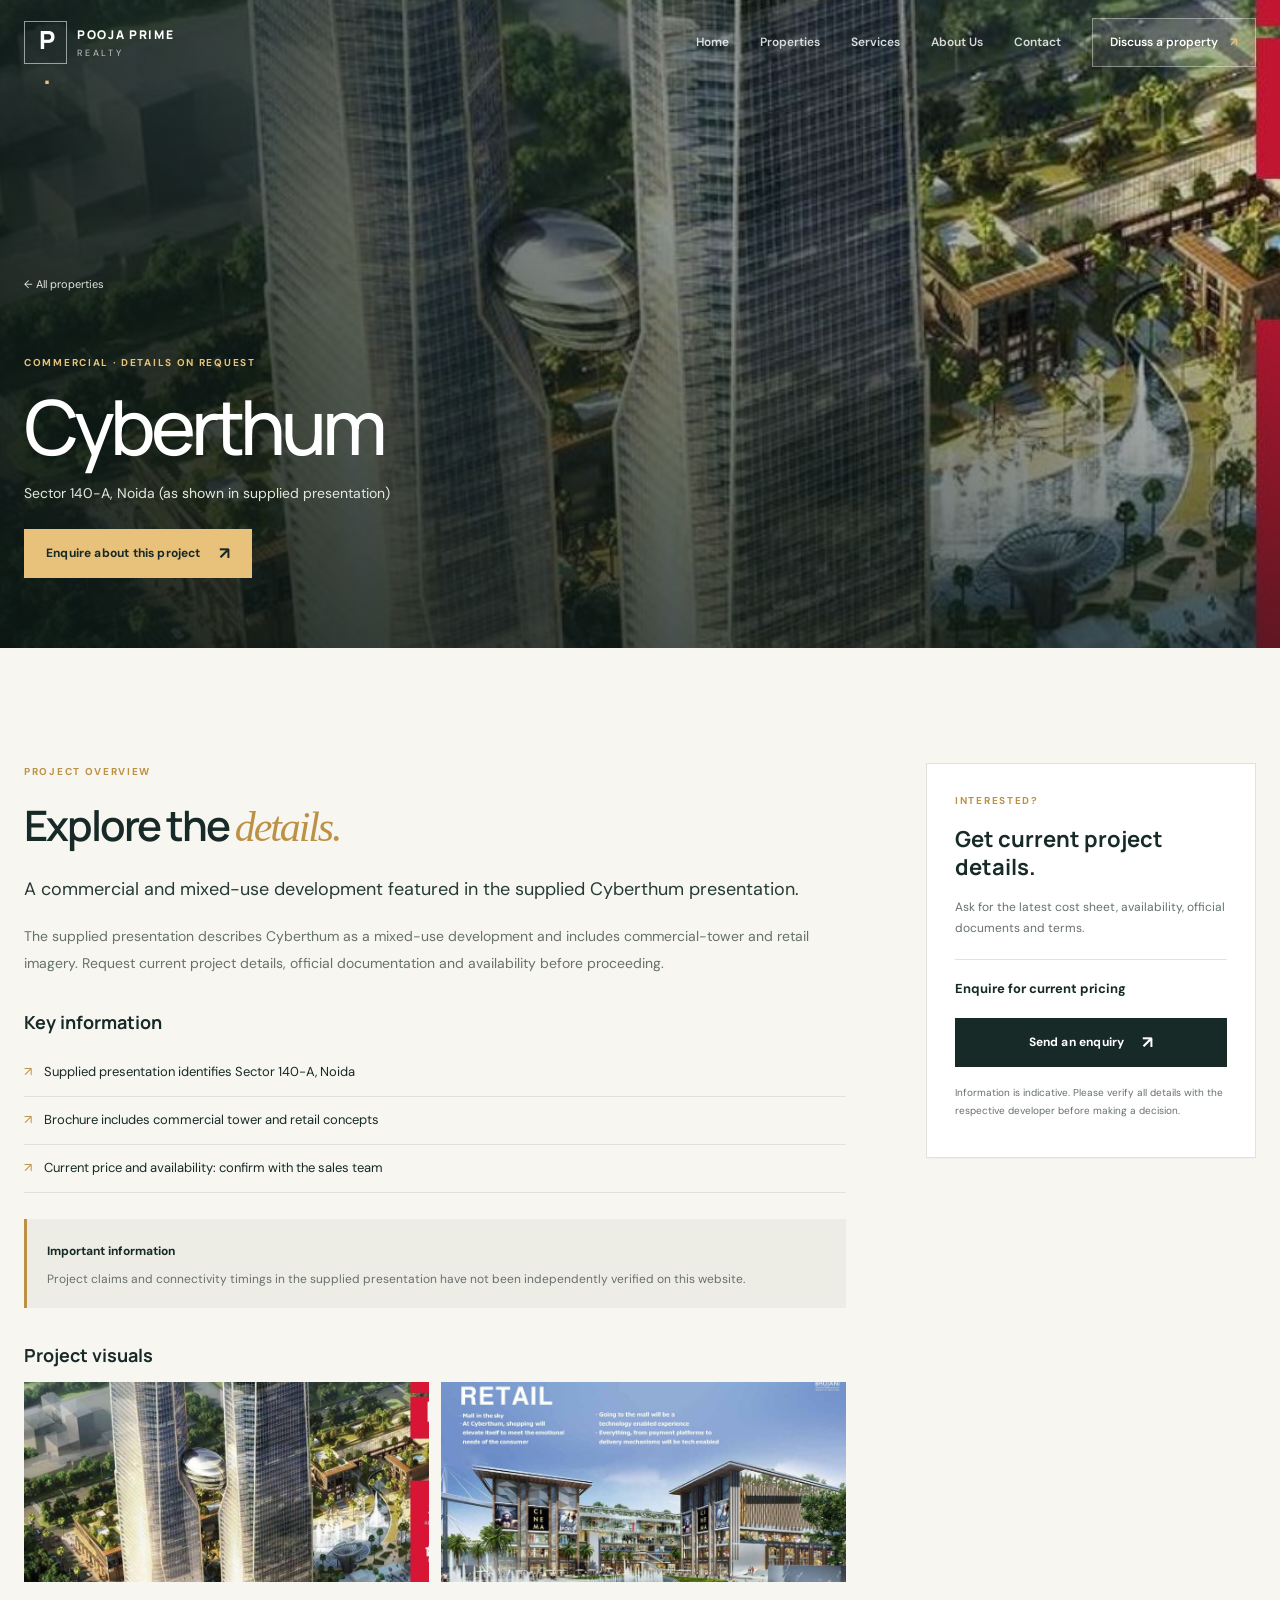
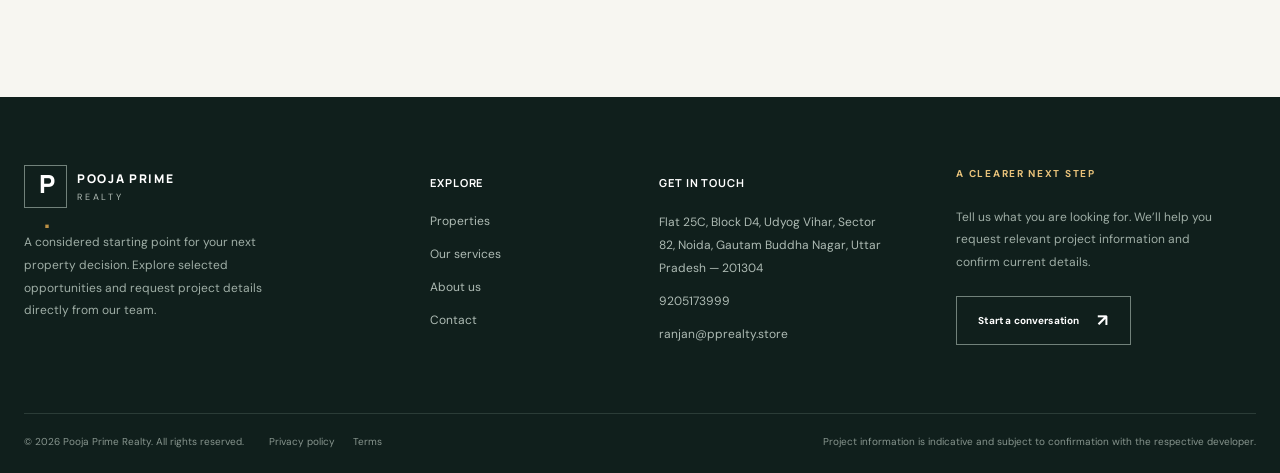
<file: cyberthum.html>
<!doctype html><html lang="en"><head><meta charset="utf-8"><meta name="viewport" content="width=device-width, initial-scale=1"><meta name="description" content="A commercial and mixed-use development featured in the supplied Cyberthum presentation."><meta name="theme-color" content="#172a27"><meta property="og:type" content="website"><meta property="og:title" content="Cyberthum | Pooja Prime Realty"><meta property="og:description" content="A commercial and mixed-use development featured in the supplied Cyberthum presentation."><title>Cyberthum | Pooja Prime Realty</title><link rel="icon" href="assets/images/favicon.svg" type="image/svg+xml"><link rel="preconnect" href="https://fonts.googleapis.com"><link rel="preconnect" href="https://fonts.gstatic.com" crossorigin><link rel="stylesheet" href="https://fonts.googleapis.com/css2?family=DM+Sans:wght@400;500;600;700&family=Manrope:wght@400;500;600;700;800&display=swap"><link rel="stylesheet" href="assets/css/styles.css"><script>document.documentElement.classList.add('js');</script><script defer src="assets/js/site.js"></script></head><body class="overlay-header">
<a class="skip-link" href="#main">Skip to content</a><div class="topline"><div class="container topline-inner"><span>Property discovery, made more considered.</span><span></span></div></div>
<header class="site-header"><div class="container nav-wrap"><a class="brand" href="index.html" aria-label="Pooja Prime Realty home"><span class="brand-mark">P<span>.</span></span><span class="brand-copy"><strong>POOJA PRIME</strong><small>REALTY</small></span></a><button class="menu-toggle" type="button" aria-expanded="false" aria-controls="primary-nav"><span></span><span></span><span></span><b class="sr-only">Toggle navigation</b></button><nav id="primary-nav" class="primary-nav" aria-label="Main navigation"><a href="index.html">Home</a><a href="properties.html">Properties</a><a href="services.html">Services</a><a href="about.html">About Us</a><a href="contact.html">Contact</a><a class="nav-cta" href="contact.html">Discuss a property <span aria-hidden="true">↗</span></a></nav></div></header>
<main id="main"><section class="detail-hero"><img src="assets/images/cyberthum.jpg" alt="Cyberthum project visual"><div class="detail-overlay"></div><div class="container detail-hero-content"><a class="back-link" href="properties.html">← All properties</a><span class="eyebrow eyebrow-light">Commercial · Details on request</span><h1>Cyberthum</h1><p>Sector 140-A, Noida (as shown in supplied presentation)</p><a class="button button-gold" href="contact.html?project=Cyberthum">Enquire about this project <span aria-hidden="true">↗</span></a></div></section><section class="section-pad"><div class="container detail-grid"><article class="detail-main" data-reveal="fade"><span class="eyebrow">Project overview</span><h2>Explore the <em>details.</em></h2><p class="lead">A commercial and mixed-use development featured in the supplied Cyberthum presentation.</p><p>The supplied presentation describes Cyberthum as a mixed-use development and includes commercial-tower and retail imagery. Request current project details, official documentation and availability before proceeding.</p><h3>Key information</h3><ul class="spec-list" data-stagger="80"><li data-reveal><span aria-hidden="true">↗</span>Supplied presentation identifies Sector 140-A, Noida</li><li data-reveal><span aria-hidden="true">↗</span>Brochure includes commercial tower and retail concepts</li><li data-reveal><span aria-hidden="true">↗</span>Current price and availability: confirm with the sales team</li></ul><div class="notice" data-reveal="fade"><strong>Important information</strong><p>Project claims and connectivity timings in the supplied presentation have not been independently verified on this website.</p></div><h3>Project visuals</h3><div class="gallery-grid" data-stagger="100"><img src="assets/images/cyberthum.jpg" alt="Cyberthum brochure visual" loading="lazy" data-reveal><img src="assets/images/cyberthum-retail.jpg" alt="Cyberthum brochure visual" loading="lazy" data-reveal></div></article><aside class="detail-aside" data-reveal="right"><span class="eyebrow">Interested?</span><h3>Get current project details.</h3><p>Ask for the latest cost sheet, availability, official documents and terms.</p><div class="aside-price">Enquire for current pricing</div><a class="button button-dark button-full" href="contact.html?project=Cyberthum">Send an enquiry <span aria-hidden="true">↗</span></a><p class="aside-fine">Information is indicative. Please verify all details with the respective developer before making a decision.</p></aside></div></section></main><footer class="site-footer"><div class="container footer-top"><div class="footer-brand"><a class="brand brand-light" href="index.html"><span class="brand-mark">P<span>.</span></span><span class="brand-copy"><strong>POOJA PRIME</strong><small>REALTY</small></span></a><p>A considered starting point for your next property decision. Explore selected opportunities and request project details directly from our team.</p></div><div><h3>Explore</h3><a href="properties.html">Properties</a><a href="services.html">Our services</a><a href="about.html">About us</a><a href="contact.html">Contact</a></div><div><h3>Get in touch</h3><address class="footer-address">Flat 25C, Block D4, Udyog Vihar, Sector 82, Noida, Gautam Buddha Nagar, Uttar Pradesh — 201304</address><a href="tel:+919205173999">9205173999</a><a href="mailto:ranjan@pprealty.store">ranjan@pprealty.store</a></div><div class="footer-note"><span class="eyebrow eyebrow-light">A clearer next step</span><p>Tell us what you are looking for. We’ll help you request relevant project information and confirm current details.</p><a class="button button-outline-light" href="contact.html">Start a conversation <span aria-hidden="true">↗</span></a></div></div><div class="container footer-bottom"><span>© 2026 Pooja Prime Realty. All rights reserved.</span><div><a href="privacy.html">Privacy policy</a><a href="terms.html">Terms</a></div><span class="footer-disclaimer">Project information is indicative and subject to confirmation with the respective developer.</span></div></footer><a class="mobile-enquiry" href="contact.html">Enquire now <span aria-hidden="true">↗</span></a></body></html>
</file>
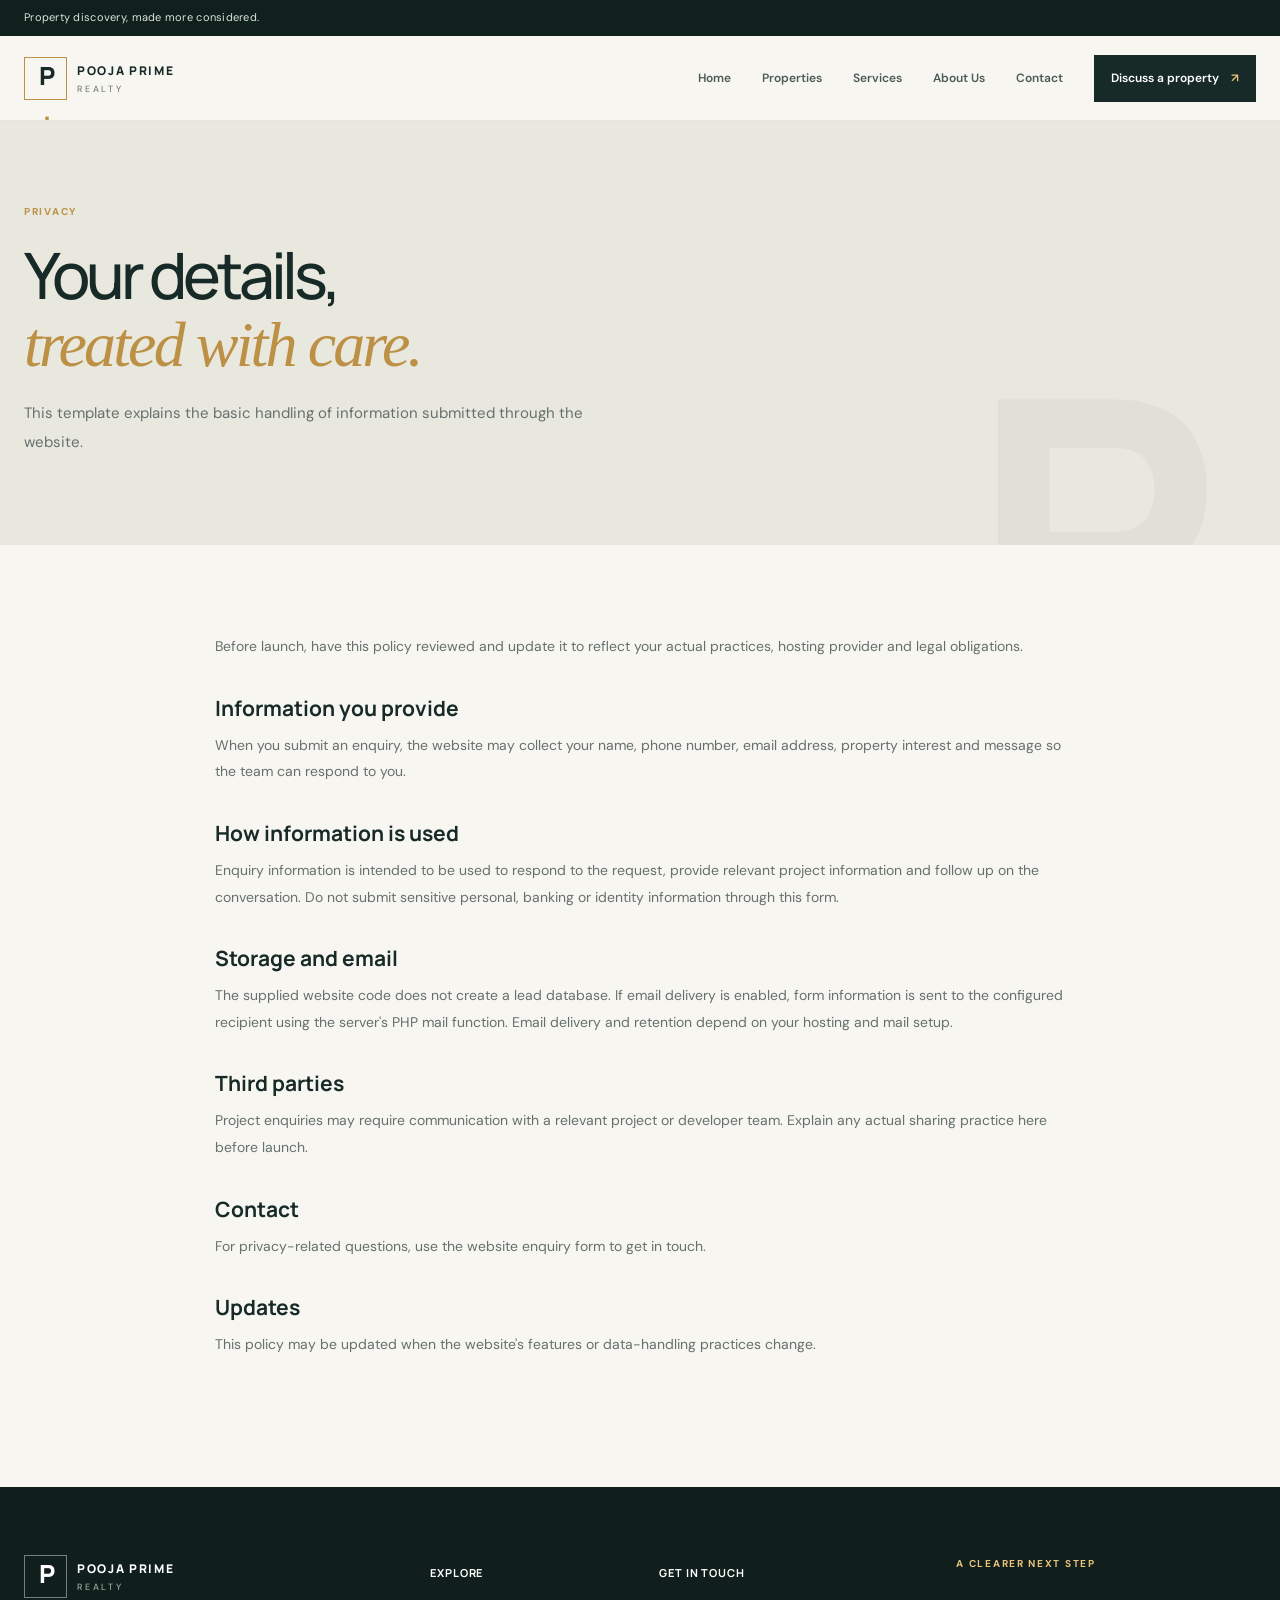
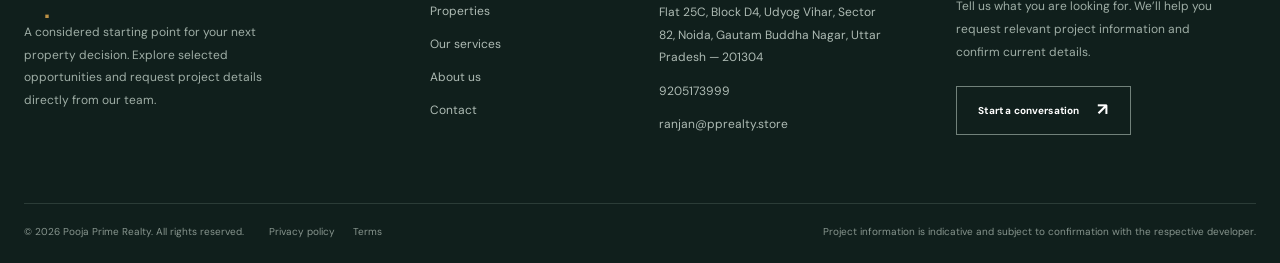
<file: privacy.html>
<!doctype html><html lang="en"><head><meta charset="utf-8"><meta name="viewport" content="width=device-width, initial-scale=1"><meta name="description" content="Privacy information for enquiries submitted to Pooja Prime Realty."><meta name="theme-color" content="#172a27"><meta property="og:type" content="website"><meta property="og:title" content="Privacy policy | Pooja Prime Realty"><meta property="og:description" content="Privacy information for enquiries submitted to Pooja Prime Realty."><title>Privacy policy | Pooja Prime Realty</title><link rel="icon" href="assets/images/favicon.svg" type="image/svg+xml"><link rel="preconnect" href="https://fonts.googleapis.com"><link rel="preconnect" href="https://fonts.gstatic.com" crossorigin><link rel="stylesheet" href="https://fonts.googleapis.com/css2?family=DM+Sans:wght@400;500;600;700&family=Manrope:wght@400;500;600;700;800&display=swap"><link rel="stylesheet" href="assets/css/styles.css"><script>document.documentElement.classList.add('js');</script><script defer src="assets/js/site.js"></script></head><body>
<a class="skip-link" href="#main">Skip to content</a><div class="topline"><div class="container topline-inner"><span>Property discovery, made more considered.</span><span></span></div></div>
<header class="site-header"><div class="container nav-wrap"><a class="brand" href="index.html" aria-label="Pooja Prime Realty home"><span class="brand-mark">P<span>.</span></span><span class="brand-copy"><strong>POOJA PRIME</strong><small>REALTY</small></span></a><button class="menu-toggle" type="button" aria-expanded="false" aria-controls="primary-nav"><span></span><span></span><span></span><b class="sr-only">Toggle navigation</b></button><nav id="primary-nav" class="primary-nav" aria-label="Main navigation"><a href="index.html">Home</a><a href="properties.html">Properties</a><a href="services.html">Services</a><a href="about.html">About Us</a><a href="contact.html">Contact</a><a class="nav-cta" href="contact.html">Discuss a property <span aria-hidden="true">↗</span></a></nav></div></header>
<main id="main"><section class="page-hero page-hero-short"><div class="container"><span class="eyebrow">Privacy</span><h1>Your details,<br><em>treated with care.</em></h1><p>This template explains the basic handling of information submitted through the website.</p></div><div class="page-hero-mark">P.</div></section><section class="section-pad legal-content"><div class="container"><p class="fine-print" data-reveal="fade">Before launch, have this policy reviewed and update it to reflect your actual practices, hosting provider and legal obligations.</p><h2>Information you provide</h2><p>When you submit an enquiry, the website may collect your name, phone number, email address, property interest and message so the team can respond to you.</p><h2>How information is used</h2><p>Enquiry information is intended to be used to respond to the request, provide relevant project information and follow up on the conversation. Do not submit sensitive personal, banking or identity information through this form.</p><h2>Storage and email</h2><p>The supplied website code does not create a lead database. If email delivery is enabled, form information is sent to the configured recipient using the server's PHP mail function. Email delivery and retention depend on your hosting and mail setup.</p><h2>Third parties</h2><p>Project enquiries may require communication with a relevant project or developer team. Explain any actual sharing practice here before launch.</p><h2>Contact</h2><p>For privacy-related questions, use the website enquiry form to get in touch.</p><h2>Updates</h2><p>This policy may be updated when the website's features or data-handling practices change.</p></div></section></main><footer class="site-footer"><div class="container footer-top"><div class="footer-brand"><a class="brand brand-light" href="index.html"><span class="brand-mark">P<span>.</span></span><span class="brand-copy"><strong>POOJA PRIME</strong><small>REALTY</small></span></a><p>A considered starting point for your next property decision. Explore selected opportunities and request project details directly from our team.</p></div><div><h3>Explore</h3><a href="properties.html">Properties</a><a href="services.html">Our services</a><a href="about.html">About us</a><a href="contact.html">Contact</a></div><div><h3>Get in touch</h3><address class="footer-address">Flat 25C, Block D4, Udyog Vihar, Sector 82, Noida, Gautam Buddha Nagar, Uttar Pradesh — 201304</address><a href="tel:+919205173999">9205173999</a><a href="mailto:ranjan@pprealty.store">ranjan@pprealty.store</a></div><div class="footer-note"><span class="eyebrow eyebrow-light">A clearer next step</span><p>Tell us what you are looking for. We’ll help you request relevant project information and confirm current details.</p><a class="button button-outline-light" href="contact.html">Start a conversation <span aria-hidden="true">↗</span></a></div></div><div class="container footer-bottom"><span>© 2026 Pooja Prime Realty. All rights reserved.</span><div><a href="privacy.html">Privacy policy</a><a href="terms.html">Terms</a></div><span class="footer-disclaimer">Project information is indicative and subject to confirmation with the respective developer.</span></div></footer><a class="mobile-enquiry" href="contact.html">Enquire now <span aria-hidden="true">↗</span></a></body></html>
</file>
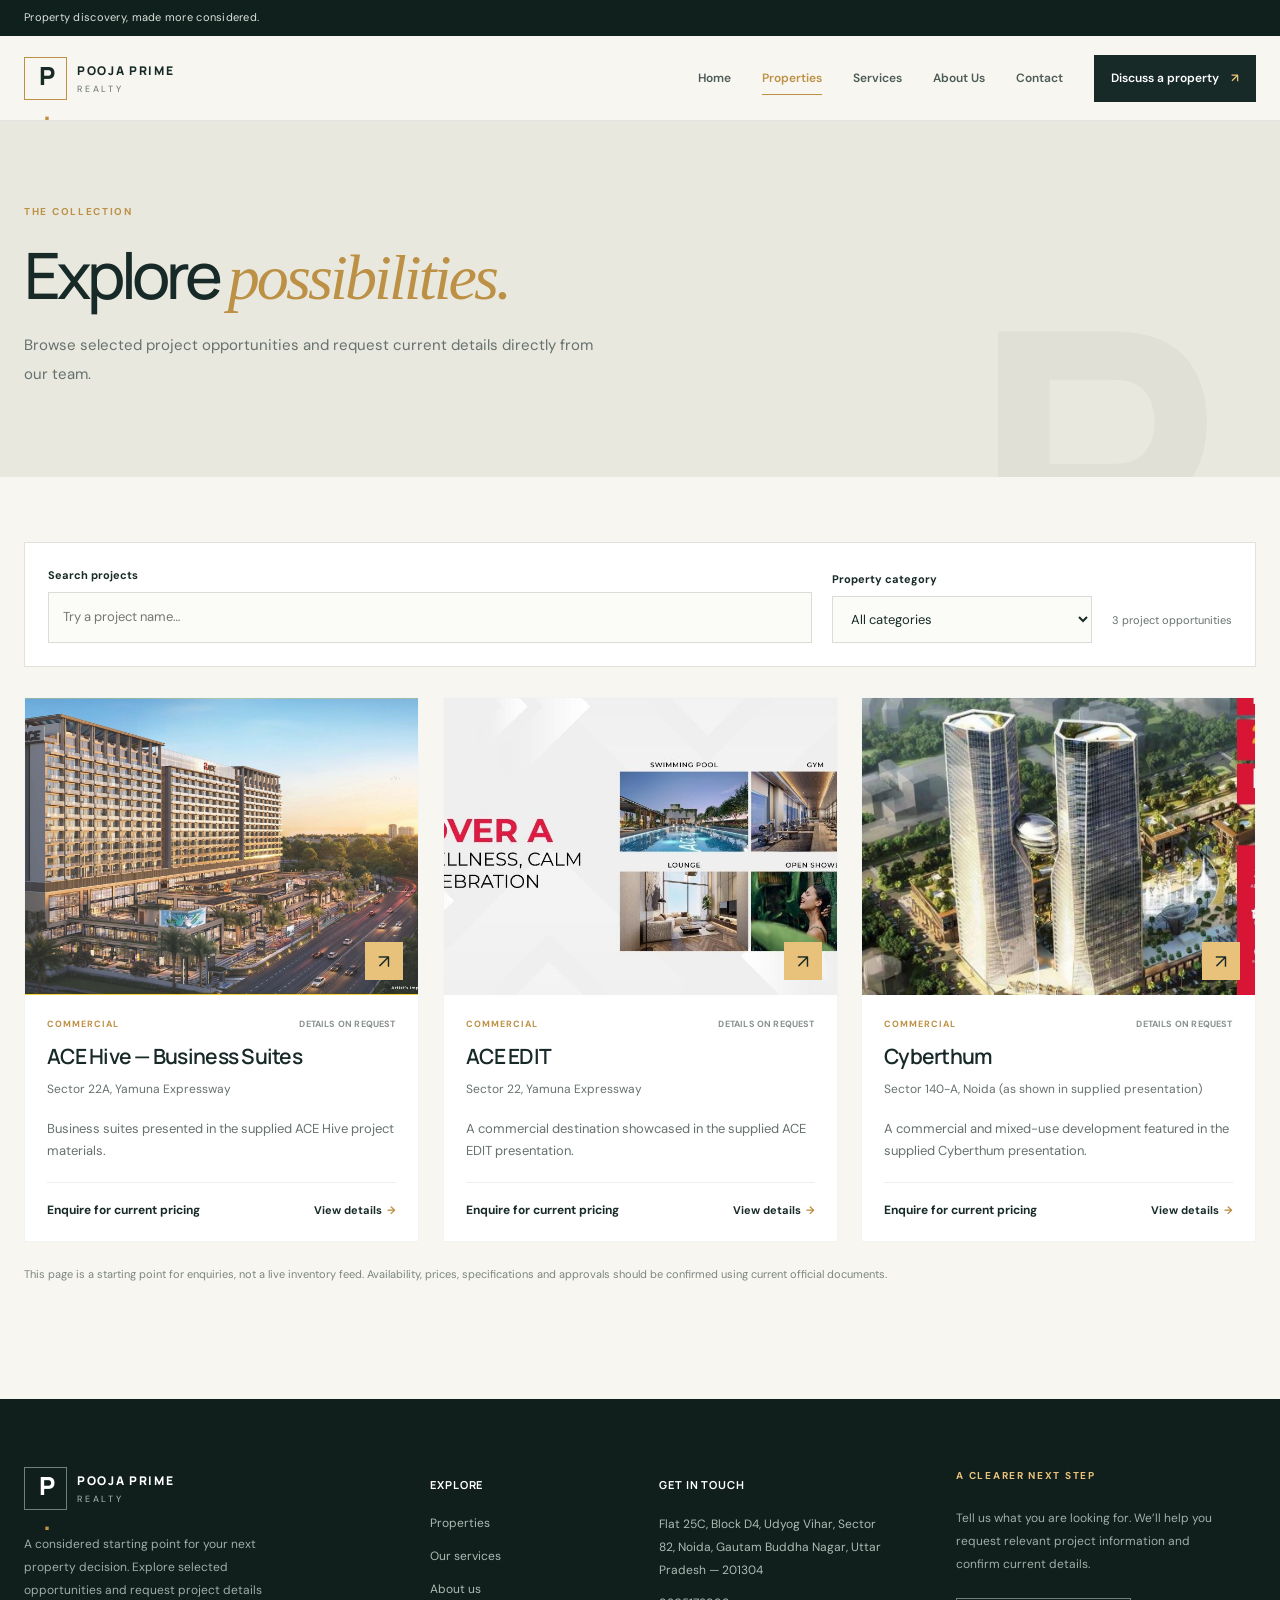
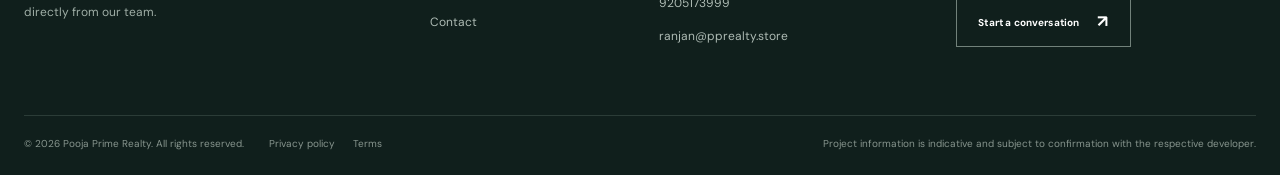
<file: properties.html>
<!doctype html><html lang="en"><head><meta charset="utf-8"><meta name="viewport" content="width=device-width, initial-scale=1"><meta name="description" content="Browse selected property opportunities shared by Pooja Prime Realty."><meta name="theme-color" content="#172a27"><meta property="og:type" content="website"><meta property="og:title" content="Explore properties | Pooja Prime Realty"><meta property="og:description" content="Browse selected property opportunities shared by Pooja Prime Realty."><title>Explore properties | Pooja Prime Realty</title><link rel="icon" href="assets/images/favicon.svg" type="image/svg+xml"><link rel="preconnect" href="https://fonts.googleapis.com"><link rel="preconnect" href="https://fonts.gstatic.com" crossorigin><link rel="stylesheet" href="https://fonts.googleapis.com/css2?family=DM+Sans:wght@400;500;600;700&family=Manrope:wght@400;500;600;700;800&display=swap"><link rel="stylesheet" href="assets/css/styles.css"><script>document.documentElement.classList.add('js');</script><script defer src="assets/js/site.js"></script></head><body>
<a class="skip-link" href="#main">Skip to content</a><div class="topline"><div class="container topline-inner"><span>Property discovery, made more considered.</span><span></span></div></div>
<header class="site-header"><div class="container nav-wrap"><a class="brand" href="index.html" aria-label="Pooja Prime Realty home"><span class="brand-mark">P<span>.</span></span><span class="brand-copy"><strong>POOJA PRIME</strong><small>REALTY</small></span></a><button class="menu-toggle" type="button" aria-expanded="false" aria-controls="primary-nav"><span></span><span></span><span></span><b class="sr-only">Toggle navigation</b></button><nav id="primary-nav" class="primary-nav" aria-label="Main navigation"><a href="index.html">Home</a><a href="properties.html" aria-current="page" class="is-active">Properties</a><a href="services.html">Services</a><a href="about.html">About Us</a><a href="contact.html">Contact</a><a class="nav-cta" href="contact.html">Discuss a property <span aria-hidden="true">↗</span></a></nav></div></header>
<main id="main"><section class="page-hero page-hero-short"><div class="container"><span class="eyebrow">The collection</span><h1>Explore <em>possibilities.</em></h1><p>Browse selected project opportunities and request current details directly from our team.</p></div><div class="page-hero-mark">P.</div></section><section class="section-pad listing-section"><div class="container"><div class="listing-toolbar" data-reveal="fade"><div><label for="property-search">Search projects</label><input id="property-search" type="search" placeholder="Try a project name…"></div><div><label for="property-type">Property category</label><select id="property-type"><option value="all">All categories</option><option value="commercial">Commercial</option></select></div><p id="result-count" aria-live="polite">3 project opportunities</p></div><div class="property-grid listing-grid" id="property-grid" data-stagger="90"><article class="property-card" data-name="ace hive — business suites sector 22a, yamuna expressway business suites presented in the supplied ace hive project materials." data-category="commercial" data-reveal><a class="property-image" href="ace-hive-business-suites.html"><img src="assets/images/ace-hive.jpg" alt="ACE Hive — Business Suites project visual" loading="lazy"><span class="image-arrow" aria-hidden="true">↗</span></a><div class="property-meta"><span>Commercial</span><span>Details on request</span></div><h2><a href="ace-hive-business-suites.html">ACE Hive — Business Suites</a></h2><p class="property-location">Sector 22A, Yamuna Expressway</p><p class="card-summary">Business suites presented in the supplied ACE Hive project materials.</p><div class="property-card-bottom"><strong>Enquire for current pricing</strong><a href="ace-hive-business-suites.html">View details <span aria-hidden="true">→</span></a></div></article><article class="property-card" data-name="ace edit sector 22, yamuna expressway a commercial destination showcased in the supplied ace edit presentation." data-category="commercial" data-reveal><a class="property-image" href="ace-edit.html"><img src="assets/images/ace-edit.jpg" alt="ACE EDIT project visual" loading="lazy"><span class="image-arrow" aria-hidden="true">↗</span></a><div class="property-meta"><span>Commercial</span><span>Details on request</span></div><h2><a href="ace-edit.html">ACE EDIT</a></h2><p class="property-location">Sector 22, Yamuna Expressway</p><p class="card-summary">A commercial destination showcased in the supplied ACE EDIT presentation.</p><div class="property-card-bottom"><strong>Enquire for current pricing</strong><a href="ace-edit.html">View details <span aria-hidden="true">→</span></a></div></article><article class="property-card" data-name="cyberthum sector 140-a, noida (as shown in supplied presentation) a commercial and mixed-use development featured in the supplied cyberthum presentation." data-category="commercial" data-reveal><a class="property-image" href="cyberthum.html"><img src="assets/images/cyberthum.jpg" alt="Cyberthum project visual" loading="lazy"><span class="image-arrow" aria-hidden="true">↗</span></a><div class="property-meta"><span>Commercial</span><span>Details on request</span></div><h2><a href="cyberthum.html">Cyberthum</a></h2><p class="property-location">Sector 140-A, Noida (as shown in supplied presentation)</p><p class="card-summary">A commercial and mixed-use development featured in the supplied Cyberthum presentation.</p><div class="property-card-bottom"><strong>Enquire for current pricing</strong><a href="cyberthum.html">View details <span aria-hidden="true">→</span></a></div></article></div><div id="empty-state" class="empty-state" hidden data-reveal="fade"><span class="eyebrow">No matches yet</span><h2>Try another search.</h2><p>Adjust your search or contact us for help finding relevant options.</p><a class="button button-dark" href="contact.html">Ask our team <span aria-hidden="true">↗</span></a></div><p class="fine-print" data-reveal="fade">This page is a starting point for enquiries, not a live inventory feed. Availability, prices, specifications and approvals should be confirmed using current official documents.</p></div></section></main><footer class="site-footer"><div class="container footer-top"><div class="footer-brand"><a class="brand brand-light" href="index.html"><span class="brand-mark">P<span>.</span></span><span class="brand-copy"><strong>POOJA PRIME</strong><small>REALTY</small></span></a><p>A considered starting point for your next property decision. Explore selected opportunities and request project details directly from our team.</p></div><div><h3>Explore</h3><a href="properties.html">Properties</a><a href="services.html">Our services</a><a href="about.html">About us</a><a href="contact.html">Contact</a></div><div><h3>Get in touch</h3><address class="footer-address">Flat 25C, Block D4, Udyog Vihar, Sector 82, Noida, Gautam Buddha Nagar, Uttar Pradesh — 201304</address><a href="tel:+919205173999">9205173999</a><a href="mailto:ranjan@pprealty.store">ranjan@pprealty.store</a></div><div class="footer-note"><span class="eyebrow eyebrow-light">A clearer next step</span><p>Tell us what you are looking for. We’ll help you request relevant project information and confirm current details.</p><a class="button button-outline-light" href="contact.html">Start a conversation <span aria-hidden="true">↗</span></a></div></div><div class="container footer-bottom"><span>© 2026 Pooja Prime Realty. All rights reserved.</span><div><a href="privacy.html">Privacy policy</a><a href="terms.html">Terms</a></div><span class="footer-disclaimer">Project information is indicative and subject to confirmation with the respective developer.</span></div></footer><a class="mobile-enquiry" href="contact.html">Enquire now <span aria-hidden="true">↗</span></a></body></html>
</file>
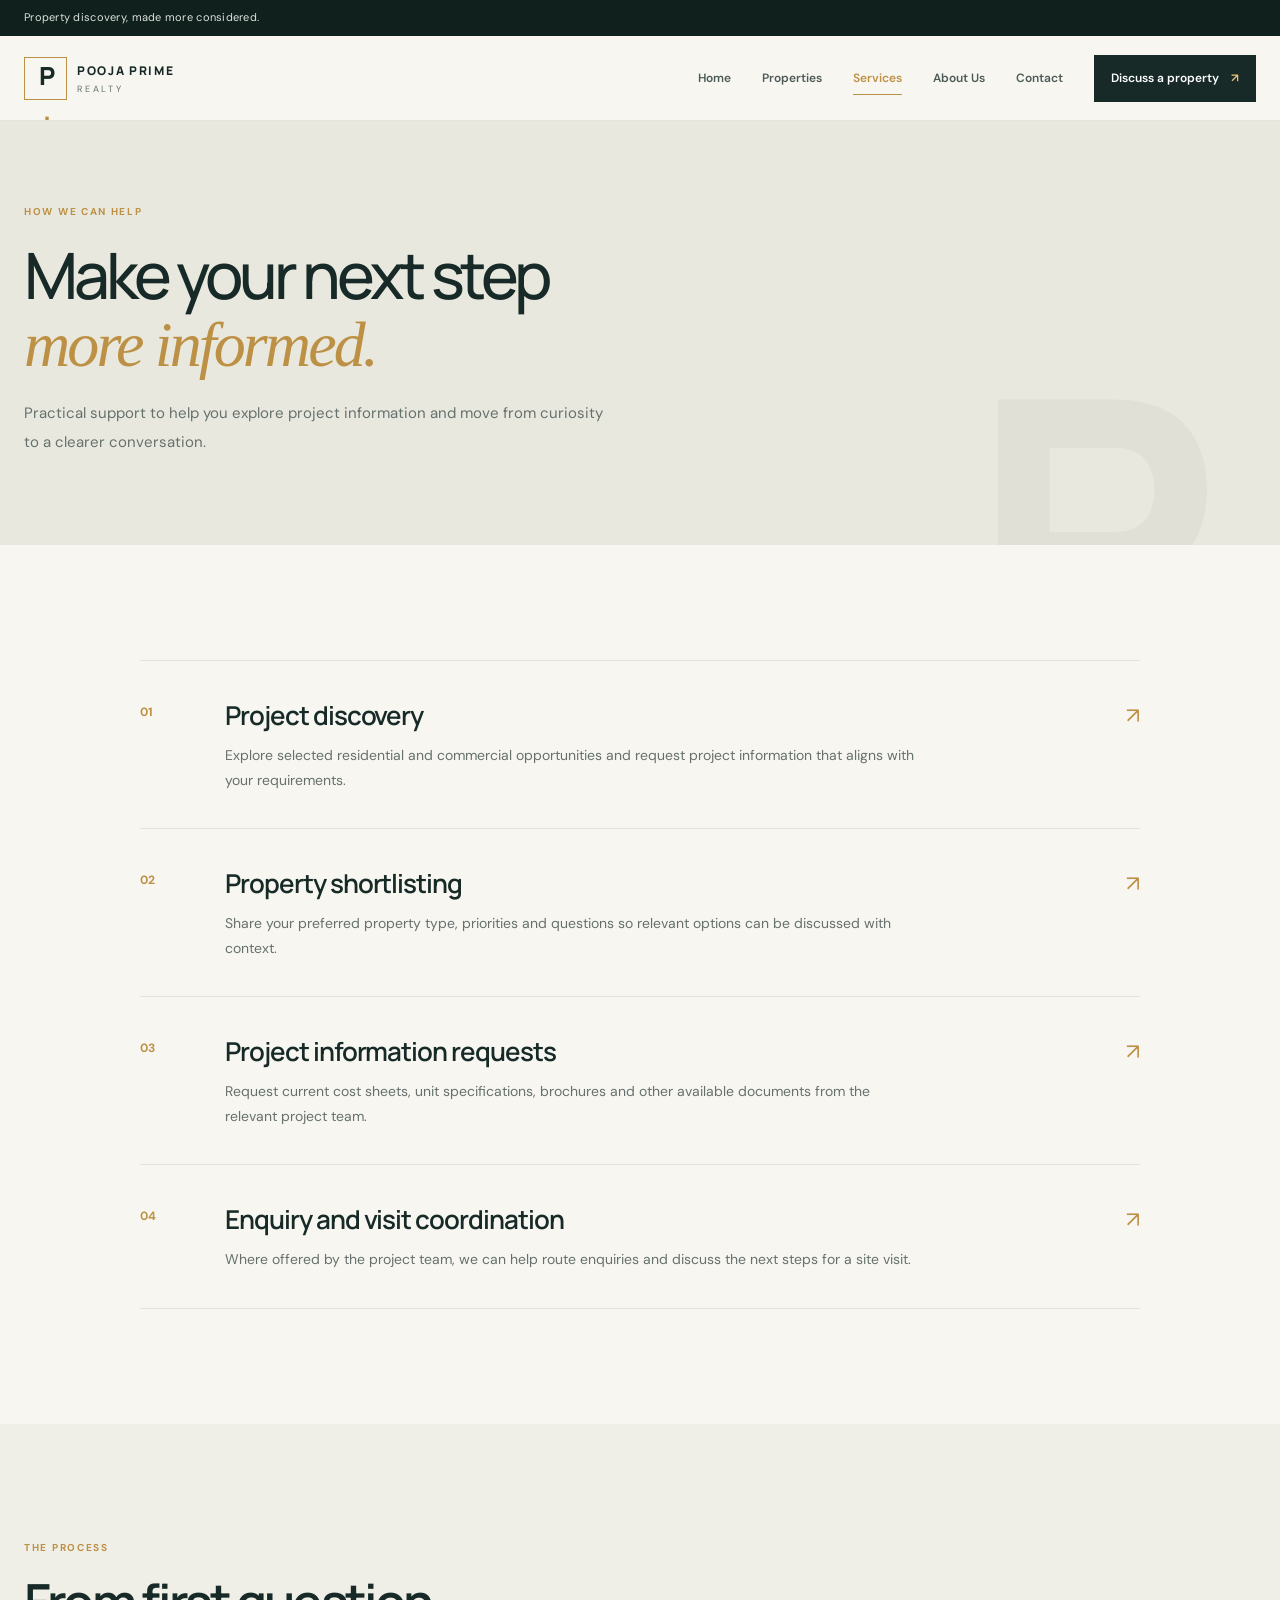
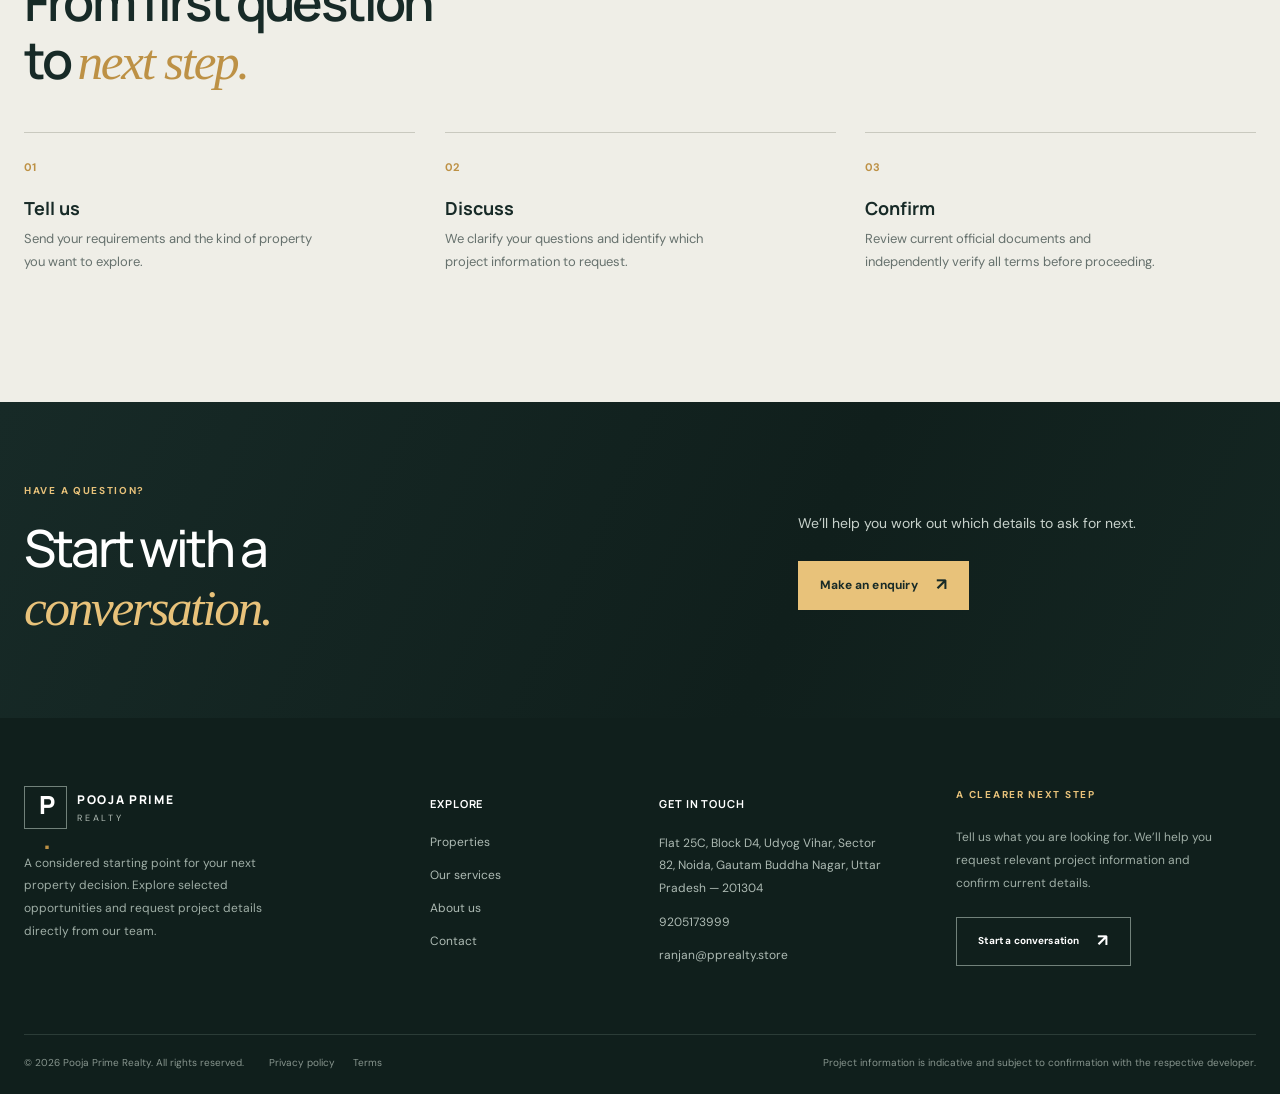
<file: services.html>
<!doctype html><html lang="en"><head><meta charset="utf-8"><meta name="viewport" content="width=device-width, initial-scale=1"><meta name="description" content="Learn how Pooja Prime Realty supports property discovery and project enquiries."><meta name="theme-color" content="#172a27"><meta property="og:type" content="website"><meta property="og:title" content="Our services | Pooja Prime Realty"><meta property="og:description" content="Learn how Pooja Prime Realty supports property discovery and project enquiries."><title>Our services | Pooja Prime Realty</title><link rel="icon" href="assets/images/favicon.svg" type="image/svg+xml"><link rel="preconnect" href="https://fonts.googleapis.com"><link rel="preconnect" href="https://fonts.gstatic.com" crossorigin><link rel="stylesheet" href="https://fonts.googleapis.com/css2?family=DM+Sans:wght@400;500;600;700&family=Manrope:wght@400;500;600;700;800&display=swap"><link rel="stylesheet" href="assets/css/styles.css"><script>document.documentElement.classList.add('js');</script><script defer src="assets/js/site.js"></script></head><body>
<a class="skip-link" href="#main">Skip to content</a><div class="topline"><div class="container topline-inner"><span>Property discovery, made more considered.</span><span></span></div></div>
<header class="site-header"><div class="container nav-wrap"><a class="brand" href="index.html" aria-label="Pooja Prime Realty home"><span class="brand-mark">P<span>.</span></span><span class="brand-copy"><strong>POOJA PRIME</strong><small>REALTY</small></span></a><button class="menu-toggle" type="button" aria-expanded="false" aria-controls="primary-nav"><span></span><span></span><span></span><b class="sr-only">Toggle navigation</b></button><nav id="primary-nav" class="primary-nav" aria-label="Main navigation"><a href="index.html">Home</a><a href="properties.html">Properties</a><a href="services.html" aria-current="page" class="is-active">Services</a><a href="about.html">About Us</a><a href="contact.html">Contact</a><a class="nav-cta" href="contact.html">Discuss a property <span aria-hidden="true">↗</span></a></nav></div></header>
<main id="main"><section class="page-hero page-hero-short"><div class="container"><span class="eyebrow">How we can help</span><h1>Make your next step<br><em>more informed.</em></h1><p>Practical support to help you explore project information and move from curiosity to a clearer conversation.</p></div><div class="page-hero-mark">P.</div></section><section class="section-pad"><div class="container service-list" data-stagger="80"><article class="service-row" data-reveal><span class="service-index">01</span><div><h2>Project discovery</h2><p>Explore selected residential and commercial opportunities and request project information that aligns with your requirements.</p></div><span class="service-symbol">↗</span></article><article class="service-row" data-reveal><span class="service-index">02</span><div><h2>Property shortlisting</h2><p>Share your preferred property type, priorities and questions so relevant options can be discussed with context.</p></div><span class="service-symbol">↗</span></article><article class="service-row" data-reveal><span class="service-index">03</span><div><h2>Project information requests</h2><p>Request current cost sheets, unit specifications, brochures and other available documents from the relevant project team.</p></div><span class="service-symbol">↗</span></article><article class="service-row" data-reveal><span class="service-index">04</span><div><h2>Enquiry and visit coordination</h2><p>Where offered by the project team, we can help route enquiries and discuss the next steps for a site visit.</p></div><span class="service-symbol">↗</span></article></div></section><section class="process-section section-pad"><div class="container"><div class="section-heading" data-reveal><div><span class="eyebrow">The process</span><h2>From first question<br>to <em>next step.</em></h2></div></div><div class="process-grid" data-stagger="90"><div data-reveal><span>01</span><h3>Tell us</h3><p>Send your requirements and the kind of property you want to explore.</p></div><div data-reveal><span>02</span><h3>Discuss</h3><p>We clarify your questions and identify which project information to request.</p></div><div data-reveal><span>03</span><h3>Confirm</h3><p>Review current official documents and independently verify all terms before proceeding.</p></div></div></div></section><section class="cta-band"><div class="container cta-content" data-stagger="120"><div data-reveal><span class="eyebrow eyebrow-light">Have a question?</span><h2>Start with a<br><em>conversation.</em></h2></div><div data-reveal><p>We’ll help you work out which details to ask for next.</p><a class="button button-gold" href="contact.html">Make an enquiry <span aria-hidden="true">↗</span></a></div></div></section></main><footer class="site-footer"><div class="container footer-top"><div class="footer-brand"><a class="brand brand-light" href="index.html"><span class="brand-mark">P<span>.</span></span><span class="brand-copy"><strong>POOJA PRIME</strong><small>REALTY</small></span></a><p>A considered starting point for your next property decision. Explore selected opportunities and request project details directly from our team.</p></div><div><h3>Explore</h3><a href="properties.html">Properties</a><a href="services.html">Our services</a><a href="about.html">About us</a><a href="contact.html">Contact</a></div><div><h3>Get in touch</h3><address class="footer-address">Flat 25C, Block D4, Udyog Vihar, Sector 82, Noida, Gautam Buddha Nagar, Uttar Pradesh — 201304</address><a href="tel:+919205173999">9205173999</a><a href="mailto:ranjan@pprealty.store">ranjan@pprealty.store</a></div><div class="footer-note"><span class="eyebrow eyebrow-light">A clearer next step</span><p>Tell us what you are looking for. We’ll help you request relevant project information and confirm current details.</p><a class="button button-outline-light" href="contact.html">Start a conversation <span aria-hidden="true">↗</span></a></div></div><div class="container footer-bottom"><span>© 2026 Pooja Prime Realty. All rights reserved.</span><div><a href="privacy.html">Privacy policy</a><a href="terms.html">Terms</a></div><span class="footer-disclaimer">Project information is indicative and subject to confirmation with the respective developer.</span></div></footer><a class="mobile-enquiry" href="contact.html">Enquire now <span aria-hidden="true">↗</span></a></body></html>
</file>
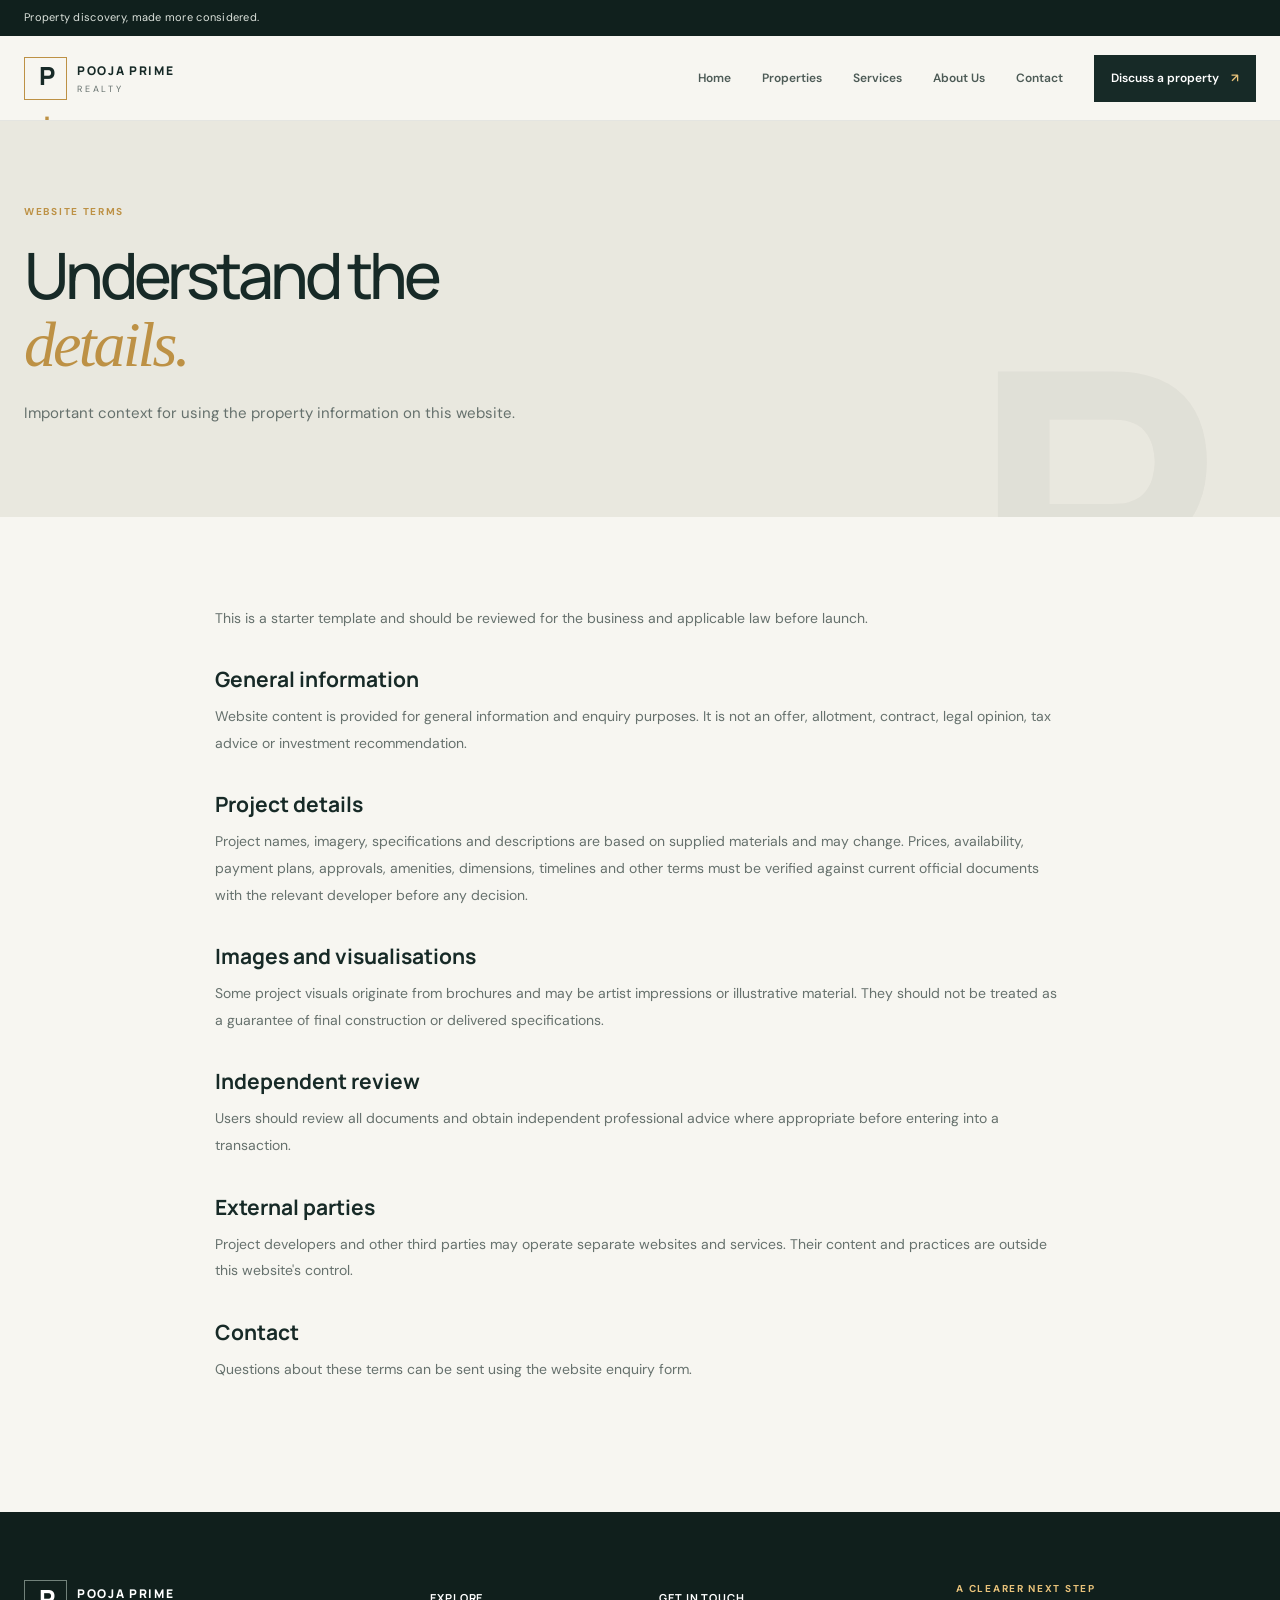
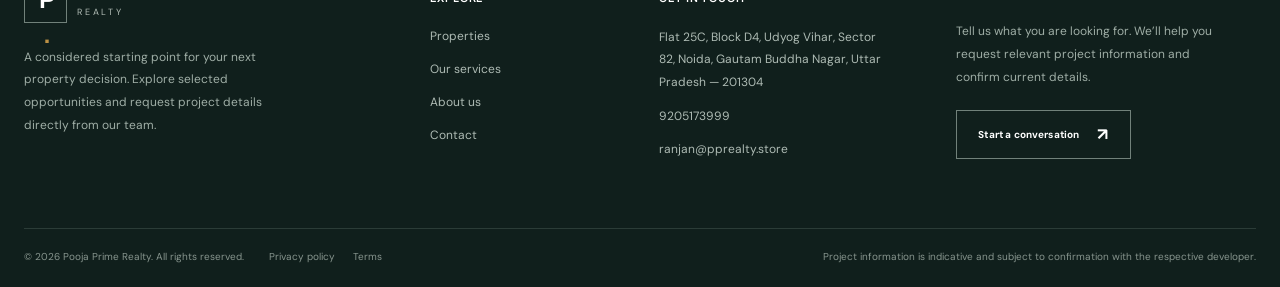
<file: terms.html>
<!doctype html><html lang="en"><head><meta charset="utf-8"><meta name="viewport" content="width=device-width, initial-scale=1"><meta name="description" content="Terms for using the Pooja Prime Realty website."><meta name="theme-color" content="#172a27"><meta property="og:type" content="website"><meta property="og:title" content="Terms of use | Pooja Prime Realty"><meta property="og:description" content="Terms for using the Pooja Prime Realty website."><title>Terms of use | Pooja Prime Realty</title><link rel="icon" href="assets/images/favicon.svg" type="image/svg+xml"><link rel="preconnect" href="https://fonts.googleapis.com"><link rel="preconnect" href="https://fonts.gstatic.com" crossorigin><link rel="stylesheet" href="https://fonts.googleapis.com/css2?family=DM+Sans:wght@400;500;600;700&family=Manrope:wght@400;500;600;700;800&display=swap"><link rel="stylesheet" href="assets/css/styles.css"><script>document.documentElement.classList.add('js');</script><script defer src="assets/js/site.js"></script></head><body>
<a class="skip-link" href="#main">Skip to content</a><div class="topline"><div class="container topline-inner"><span>Property discovery, made more considered.</span><span></span></div></div>
<header class="site-header"><div class="container nav-wrap"><a class="brand" href="index.html" aria-label="Pooja Prime Realty home"><span class="brand-mark">P<span>.</span></span><span class="brand-copy"><strong>POOJA PRIME</strong><small>REALTY</small></span></a><button class="menu-toggle" type="button" aria-expanded="false" aria-controls="primary-nav"><span></span><span></span><span></span><b class="sr-only">Toggle navigation</b></button><nav id="primary-nav" class="primary-nav" aria-label="Main navigation"><a href="index.html">Home</a><a href="properties.html">Properties</a><a href="services.html">Services</a><a href="about.html">About Us</a><a href="contact.html">Contact</a><a class="nav-cta" href="contact.html">Discuss a property <span aria-hidden="true">↗</span></a></nav></div></header>
<main id="main"><section class="page-hero page-hero-short"><div class="container"><span class="eyebrow">Website terms</span><h1>Understand the<br><em>details.</em></h1><p>Important context for using the property information on this website.</p></div><div class="page-hero-mark">P.</div></section><section class="section-pad legal-content"><div class="container"><p class="fine-print" data-reveal="fade">This is a starter template and should be reviewed for the business and applicable law before launch.</p><h2>General information</h2><p>Website content is provided for general information and enquiry purposes. It is not an offer, allotment, contract, legal opinion, tax advice or investment recommendation.</p><h2>Project details</h2><p>Project names, imagery, specifications and descriptions are based on supplied materials and may change. Prices, availability, payment plans, approvals, amenities, dimensions, timelines and other terms must be verified against current official documents with the relevant developer before any decision.</p><h2>Images and visualisations</h2><p>Some project visuals originate from brochures and may be artist impressions or illustrative material. They should not be treated as a guarantee of final construction or delivered specifications.</p><h2>Independent review</h2><p>Users should review all documents and obtain independent professional advice where appropriate before entering into a transaction.</p><h2>External parties</h2><p>Project developers and other third parties may operate separate websites and services. Their content and practices are outside this website's control.</p><h2>Contact</h2><p>Questions about these terms can be sent using the website enquiry form.</p></div></section></main><footer class="site-footer"><div class="container footer-top"><div class="footer-brand"><a class="brand brand-light" href="index.html"><span class="brand-mark">P<span>.</span></span><span class="brand-copy"><strong>POOJA PRIME</strong><small>REALTY</small></span></a><p>A considered starting point for your next property decision. Explore selected opportunities and request project details directly from our team.</p></div><div><h3>Explore</h3><a href="properties.html">Properties</a><a href="services.html">Our services</a><a href="about.html">About us</a><a href="contact.html">Contact</a></div><div><h3>Get in touch</h3><address class="footer-address">Flat 25C, Block D4, Udyog Vihar, Sector 82, Noida, Gautam Buddha Nagar, Uttar Pradesh — 201304</address><a href="tel:+919205173999">9205173999</a><a href="mailto:ranjan@pprealty.store">ranjan@pprealty.store</a></div><div class="footer-note"><span class="eyebrow eyebrow-light">A clearer next step</span><p>Tell us what you are looking for. We’ll help you request relevant project information and confirm current details.</p><a class="button button-outline-light" href="contact.html">Start a conversation <span aria-hidden="true">↗</span></a></div></div><div class="container footer-bottom"><span>© 2026 Pooja Prime Realty. All rights reserved.</span><div><a href="privacy.html">Privacy policy</a><a href="terms.html">Terms</a></div><span class="footer-disclaimer">Project information is indicative and subject to confirmation with the respective developer.</span></div></footer><a class="mobile-enquiry" href="contact.html">Enquire now <span aria-hidden="true">↗</span></a></body></html>
</file>
<file: assets/css/styles.css>
/* =========================================================
   Pooja Prime Realty — shared stylesheet
   Tokens · base · header · hero · sections · cards
   detail pages · forms · footer · responsive · motion
   ========================================================= */

:root {
  --ink: #172a27;
  --ink-2: #263b36;
  --ink-3: #3c4f49;
  --muted: #66716d;
  --paper: #f7f6f1;
  --paper-2: #efeee7;
  --white: #fff;
  --line: #e1e2db;
  --line-strong: #cfd3c8;
  --gold: #e8c27a;
  --gold-dark: #bd9145;
  --gold-soft: rgba(232, 194, 122, .18);
  --red: #a9473c;
  --serif: Georgia, 'Times New Roman', serif;
  --sans: 'DM Sans', Arial, sans-serif;
  --display: Manrope, 'DM Sans', sans-serif;
  --container: 1240px;
  --shadow: 0 18px 45px rgba(23, 42, 39, .09);
  --shadow-lg: 0 34px 72px rgba(23, 42, 39, .15);
  --ease: cubic-bezier(.22, .61, .36, 1);
  --ease-out: cubic-bezier(.16, 1, .3, 1);
}

*, *::before, *::after { box-sizing: border-box }

html {
  scroll-behavior: smooth;
  scroll-padding-top: 96px;
  -webkit-text-size-adjust: 100%;
}

body {
  margin: 0;
  background: var(--paper);
  color: var(--ink);
  font-family: var(--sans);
  font-size: 15px;
  line-height: 1.75;
  -webkit-font-smoothing: antialiased;
  text-rendering: optimizeLegibility;
}

body.menu-open { overflow: hidden }

img { display: block; max-width: 100% }
a { color: inherit; text-decoration: none }
button, input, select, textarea { font: inherit }
button, a, input, select, textarea { -webkit-tap-highlight-color: transparent }
::selection { background: var(--gold); color: var(--ink) }

a:focus-visible, button:focus-visible, input:focus-visible, select:focus-visible, textarea:focus-visible {
  outline: 3px solid var(--gold-dark);
  outline-offset: 3px;
}

.container { width: min(calc(100% - 48px), var(--container)); margin-inline: auto }

.skip-link { position: absolute; left: 12px; top: -60px; background: var(--gold); padding: 10px 14px; z-index: 1000 }
.skip-link:focus { top: 10px }

.sr-only {
  position: absolute; width: 1px; height: 1px; padding: 0; margin: -1px;
  overflow: hidden; clip: rect(0, 0, 0, 0); white-space: nowrap; border: 0;
}

/* ---------------------------------------------------------
   Topline
   --------------------------------------------------------- */
.topline { background: #10201d; color: #dce2dc; font-size: 11px; letter-spacing: .025em }
.topline-inner { display: flex; justify-content: space-between; align-items: center; min-height: 36px; gap: 20px }
.topline a { color: #f0d59f }
.topline-dot { margin: 0 12px; color: #68736f }

/* ---------------------------------------------------------
   Header & navigation
   --------------------------------------------------------- */
.site-header {
  position: sticky;
  top: 0;
  z-index: 100;
  background: rgba(247, 246, 241, .92);
  backdrop-filter: blur(16px) saturate(1.15);
  border-bottom: 1px solid rgba(23, 42, 39, .08);
  transition: background .45s var(--ease), border-color .45s var(--ease),
              box-shadow .45s var(--ease), color .45s var(--ease);
}

.site-header.is-scrolled {
  background: rgba(247, 246, 241, .97);
  border-bottom-color: rgba(23, 42, 39, .1);
  box-shadow: 0 14px 38px rgba(23, 42, 39, .08);
}

.nav-wrap { display: flex; align-items: center; justify-content: space-between; min-height: 84px }

.brand { display: inline-flex; align-items: center; gap: 10px; min-width: max-content }
.brand-mark {
  display: grid; place-items: center; width: 43px; height: 43px;
  border: 1px solid var(--gold-dark); font: 800 25px var(--display);
  letter-spacing: -.08em; color: var(--ink); position: relative;
  transition: border-color .45s var(--ease), color .45s var(--ease);
}
.brand-mark span { color: var(--gold-dark) }
.brand-copy { display: flex; flex-direction: column; line-height: 1.15; letter-spacing: .11em }
.brand-copy strong { font: 800 12px var(--display); transition: color .45s var(--ease) }
.brand-copy small { font-size: 9px; letter-spacing: .31em; margin-top: 5px; color: var(--muted); transition: color .45s var(--ease) }

.primary-nav { display: flex; align-items: center; gap: 31px; font-size: 12px; font-weight: 600 }

.primary-nav > a:not(.nav-cta) {
  color: #4d5b56;
  position: relative;
  padding-block: 4px;
  transition: color .3s var(--ease);
}
.primary-nav > a:not(.nav-cta)::after {
  content: '';
  position: absolute;
  left: 0; right: 0; bottom: -2px;
  height: 1px;
  background: var(--gold-dark);
  transform: scaleX(0);
  transform-origin: left;
  transition: transform .4s var(--ease);
}
.primary-nav > a:hover, .primary-nav > a.is-active { color: var(--gold-dark) }
.primary-nav > a:not(.nav-cta):hover::after,
.primary-nav > a:not(.nav-cta).is-active::after { transform: scaleX(1) }

.nav-cta {
  padding: 13px 17px; background: var(--ink); color: #fff;
  transition: background .3s var(--ease), border-color .45s var(--ease), color .45s var(--ease);
}
.nav-cta > span[aria-hidden] { color: var(--gold); margin-left: 9px }
.nav-cta:hover { background: #29413a }

.menu-toggle { display: none }

/* Overlay header (dark hero pages) */
.overlay-header .topline { display: none }
.overlay-header .site-header {
  position: fixed;
  inset: 0 0 auto;
  background: transparent;
  backdrop-filter: none;
  border-bottom-color: transparent;
}
.overlay-header .site-header.is-scrolled {
  background: rgba(247, 246, 241, .97);
  backdrop-filter: blur(16px) saturate(1.15);
  border-bottom-color: rgba(23, 42, 39, .1);
  box-shadow: 0 14px 38px rgba(23, 42, 39, .08);
}
.overlay-header .site-header:not(.is-scrolled) .brand-mark { border-color: rgba(255, 255, 255, .55); color: #fff }
.overlay-header .site-header:not(.is-scrolled) .brand-mark span { color: var(--gold) }
.overlay-header .site-header:not(.is-scrolled) .brand-copy strong { color: #fff }
.overlay-header .site-header:not(.is-scrolled) .brand-copy small { color: rgba(255, 255, 255, .72) }
.overlay-header .site-header:not(.is-scrolled) .primary-nav > a:not(.nav-cta) { color: rgba(255, 255, 255, .82) }
.overlay-header .site-header:not(.is-scrolled) .primary-nav > a:not(.nav-cta)::after { background: var(--gold) }
.overlay-header .site-header:not(.is-scrolled) .primary-nav > a:hover,
.overlay-header .site-header:not(.is-scrolled) .primary-nav > a.is-active { color: #fff }
.overlay-header .site-header:not(.is-scrolled) .nav-cta {
  background: rgba(255, 255, 255, .1);
  border: 1px solid rgba(255, 255, 255, .38);
  color: #fff;
}
.overlay-header .site-header:not(.is-scrolled) .nav-cta:hover { background: rgba(255, 255, 255, .2) }

/* ---------------------------------------------------------
   Buttons & text links
   --------------------------------------------------------- */
.button {
  display: inline-flex; align-items: center; justify-content: center; gap: 18px;
  min-height: 49px; padding: 0 21px; border: 1px solid transparent;
  font-size: 12px; font-weight: 700; letter-spacing: .015em;
  transition: transform .3s var(--ease), background .3s var(--ease),
              border-color .3s var(--ease), color .3s var(--ease), box-shadow .3s var(--ease);
}
.button:hover { transform: translateY(-2px) }
.button > span[aria-hidden] { font-size: 17px; transition: transform .35s var(--ease) }
.button:hover > span[aria-hidden] { transform: translate(3px, -3px) }
.button-gold { background: var(--gold); color: var(--ink) }
.button-gold:hover { background: #f1d69c; box-shadow: 0 12px 26px rgba(189, 145, 69, .28) }
.button-dark { background: var(--ink); color: #fff }
.button-dark:hover { background: #2a413b; box-shadow: 0 12px 26px rgba(23, 42, 39, .22) }
.button-outline-light { border-color: #71817a; color: #fff; background: transparent }
.button-outline-light:hover { border-color: var(--gold); color: var(--gold) }
.button-full { width: 100% }
.button.is-pending { opacity: .72; pointer-events: none }

.text-link {
  font-size: 12px; font-weight: 700; color: var(--ink);
  border-bottom: 1px solid #b4bcb5; padding-bottom: 5px;
  display: inline-flex; gap: 14px; align-items: center;
  transition: color .3s var(--ease), border-color .3s var(--ease);
}
.text-link span { transition: transform .35s var(--ease) }
.text-link:hover { color: var(--gold-dark); border-color: var(--gold-dark) }
.text-link:hover span { transform: translateX(5px) }
.text-link-light { color: #fff; border-color: rgba(255, 255, 255, .45) }
.text-link-light:hover { color: var(--gold); border-color: var(--gold) }

/* ---------------------------------------------------------
   Motion utilities (scroll reveals)
   Elements stay visible when JavaScript is unavailable.
   --------------------------------------------------------- */
.js [data-reveal] {
  opacity: 0;
  transform: translate3d(0, 26px, 0);
  transition: opacity .85s var(--ease-out), transform .85s var(--ease-out);
  transition-delay: var(--reveal-delay, 0ms);
  will-change: opacity, transform;
}
.js [data-reveal="fade"] { transform: none }
.js [data-reveal="left"] { transform: translate3d(-32px, 0, 0) }
.js [data-reveal="right"] { transform: translate3d(32px, 0, 0) }
.js [data-reveal="mask"] {
  opacity: 1;
  transform: none;
  clip-path: inset(0 0 100% 0);
  transition: clip-path 1.05s var(--ease-out);
  transition-delay: var(--reveal-delay, 0ms);
}
.js [data-reveal].is-visible {
  opacity: 1;
  transform: none;
  clip-path: inset(0 0 0 0);
}

@keyframes heroIn {
  from { opacity: 0; transform: translate3d(0, 22px, 0) }
  to { opacity: 1; transform: none }
}
/* ---------------------------------------------------------
   Hero (homepage)
   --------------------------------------------------------- */
.hero {
  min-height: clamp(640px, 88vh, 860px);
  position: relative;
  isolation: isolate;
  display: flex;
  align-items: center;
  background: #1b2b28;
  color: #fff;
  overflow: hidden;
}
.hero-image, .hero-shade { position: absolute; inset: 0; z-index: -2 }
.hero-image {
  background-image: url('../images/ace-hive.jpg');
  background-size: cover;
  background-position: center 48%;
  transform: scale(1.08);
}
.hero-shade {
  z-index: -1;
  background:
    linear-gradient(90deg, rgba(13, 26, 23, .86) 0%, rgba(13, 26, 23, .62) 43%, rgba(13, 26, 23, .06) 100%),
    linear-gradient(0deg, rgba(13, 26, 23, .34), transparent 42%);
}

.hero-content { padding-block: 120px 90px; position: relative }

.hero-kicker, .eyebrow {
  display: flex; align-items: center; gap: 11px;
  color: var(--gold-dark); font-size: 10px; font-weight: 700;
  letter-spacing: .17em; text-transform: uppercase;
}
.hero-kicker { color: #e9cf9d }
.kicker-line { display: inline-block; width: 34px; height: 1px; background: var(--gold) }

h1, h2, h3, p { margin-top: 0 }

.hero h1, .page-hero h1, .detail-hero h1, .not-found h1 {
  font: 500 clamp(46px, 6.2vw, 84px)/1.06 var(--display);
  letter-spacing: -.065em;
  margin: 24px 0;
  max-width: 780px;
  text-wrap: balance;
}

.hero h1 em, .page-hero h1 em, .detail-hero h1 em, .not-found h1 em,
.section-heading h2 em, .intro-grid h2 em, .approach-copy h2 em,
.split-editorial h2 em, .values-section h2 em, .process-section h2 em,
.contact-aside h2 em, .form-panel h2 em, .cta-content h2 em {
  font-family: var(--serif);
  font-weight: 400;
  letter-spacing: -.045em;
  color: var(--gold);
  font-style: italic;
}

.hero-content > p { max-width: 485px; color: #d6ded8; font-size: 16px; line-height: 1.85 }
.hero-actions { display: flex; align-items: center; gap: 28px; margin-top: 34px }
.hero-footnote { display: flex; gap: 28px; align-items: center; margin-top: 80px; color: #c7d0ca; font-size: 10px }
.hero-index { letter-spacing: .13em; color: var(--gold) }
.hero-side-label {
  position: absolute; right: 23px; top: 50%; writing-mode: vertical-rl;
  transform: translateY(-50%); font-size: 9px; letter-spacing: .24em;
  color: rgba(255, 255, 255, .68);
}

/* Entrance animation for above-the-fold headings */
.hero-content > *, .page-hero .container > *, .detail-hero-content > * {
  opacity: 0;
  animation: heroIn .95s var(--ease-out) forwards;
}
.hero-content > :nth-child(1), .page-hero .container > :nth-child(1), .detail-hero-content > :nth-child(1) { animation-delay: .08s }
.hero-content > :nth-child(2), .page-hero .container > :nth-child(2), .detail-hero-content > :nth-child(2) { animation-delay: .2s }
.hero-content > :nth-child(3), .page-hero .container > :nth-child(3), .detail-hero-content > :nth-child(3) { animation-delay: .32s }
.hero-content > :nth-child(4), .page-hero .container > :nth-child(4), .detail-hero-content > :nth-child(4) { animation-delay: .44s }
.hero-content > :nth-child(5), .page-hero .container > :nth-child(5), .detail-hero-content > :nth-child(5) { animation-delay: .56s }

/* ---------------------------------------------------------
   Sections
   --------------------------------------------------------- */
.section-pad { padding-block: clamp(74px, 9vw, 132px) }
.intro-section { background: var(--paper) }
.intro-grid { display: grid; grid-template-columns: 1fr 1fr; gap: 90px; align-items: start }

.intro-grid h2, .section-heading h2, .approach-copy h2, .split-editorial h2,
.values-section h2, .process-section h2, .contact-aside h2, .form-panel h2 {
  font: 600 clamp(34px, 4vw, 56px)/1.15 var(--display);
  letter-spacing: -.055em;
  margin: 18px 0 0;
  text-wrap: balance;
}
.intro-grid h2 em, .section-heading h2 em, .approach-copy h2 em, .split-editorial h2 em,
.values-section h2 em, .process-section h2 em, .contact-aside h2 em, .form-panel h2 em {
  color: var(--gold-dark);
}

.intro-copy { padding-top: 29px; max-width: 520px }
.lead { font-size: 18px; line-height: 1.75; color: var(--ink-2) }
.intro-copy > p:not(.lead) { color: var(--muted); font-size: 14px; margin-bottom: 27px }

.featured-section { background: var(--paper-2) }
.section-heading { display: flex; justify-content: space-between; align-items: end; gap: 30px; margin-bottom: 38px }
.section-heading h2 { margin-top: 15px }
.section-heading > .text-link { margin-bottom: 8px }

/* ---------------------------------------------------------
   Property cards
   --------------------------------------------------------- */
.property-grid { display: grid; grid-template-columns: repeat(3, minmax(0, 1fr)); gap: 24px }
.property-card {
  background: #fff; min-width: 0; position: relative;
  border: 1px solid rgba(23, 42, 39, .055);
  transition: box-shadow .4s var(--ease), transform .4s var(--ease), border-color .4s var(--ease);
}
.property-card::before {
  content: '';
  position: absolute; top: 0; left: 0; right: 0; height: 2px;
  background: var(--gold);
  transform: scaleX(0);
  transform-origin: left;
  transition: transform .55s var(--ease);
  z-index: 3;
}
.property-card:hover, .property-card:focus-within {
  box-shadow: var(--shadow-lg);
  transform: translateY(-5px);
  border-color: rgba(232, 194, 122, .5);
}
.property-card:hover::before, .property-card:focus-within::before { transform: scaleX(1) }

.property-image { display: block; position: relative; overflow: hidden; aspect-ratio: 1.32; background: #d9ded8 }
.property-image img { width: 100%; height: 100%; object-fit: cover; transition: transform .9s var(--ease-out) }
.property-image::after {
  content: '';
  position: absolute; inset: 0;
  background: linear-gradient(180deg, transparent 42%, rgba(13, 26, 23, .55));
  opacity: 0;
  transition: opacity .5s var(--ease);
}
.property-card:hover .property-image img, .property-card:focus-within .property-image img { transform: scale(1.055) }
.property-card:hover .property-image::after, .property-card:focus-within .property-image::after { opacity: 1 }

.image-arrow {
  position: absolute; right: 15px; bottom: 15px; z-index: 2;
  display: grid; place-items: center; width: 38px; height: 38px;
  background: var(--gold); color: var(--ink); font-size: 19px;
  transition: transform .45s var(--ease), background .35s var(--ease);
}
.property-card:hover .image-arrow, .property-card:focus-within .image-arrow { transform: translate(3px, -3px) }

.property-meta {
  display: flex; justify-content: space-between; gap: 10px; margin: 22px 22px 10px;
  color: var(--gold-dark); font-size: 9px; font-weight: 700;
  letter-spacing: .11em; text-transform: uppercase;
}
.property-meta span:last-child { color: #8b928d; letter-spacing: .02em; text-align: right }
.property-card h3, .property-card h2 { font: 600 21px/1.3 var(--display); letter-spacing: -.035em; margin: 0 22px 8px }
.property-card h3 a, .property-card h2 a { transition: color .3s var(--ease) }
.property-card h3 a:hover, .property-card h2 a:hover { color: var(--gold-dark) }
.property-location { margin: 0 22px 18px; font-size: 12px; color: var(--muted) }
.card-summary { margin: 0 22px 20px; font-size: 13px; color: var(--muted); line-height: 1.7 }
.property-card-bottom {
  border-top: 1px solid #edf0ea; margin: 0 22px; padding: 17px 0 20px;
  display: flex; align-items: center; justify-content: space-between; gap: 10px;
}
.property-card-bottom strong { font-size: 12px }
.property-card-bottom > a { font-size: 11px; font-weight: 700; white-space: nowrap; display: inline-flex; align-items: center; transition: color .3s var(--ease) }
.property-card-bottom > a span { margin-left: 5px; color: var(--gold-dark); transition: transform .35s var(--ease) }
.property-card-bottom > a:hover { color: var(--gold-dark) }
.property-card-bottom > a:hover span { transform: translateX(4px) }
.fine-print { font-size: 11px; color: #7c8580; line-height: 1.7; margin: 23px 0 0 }

/* ---------------------------------------------------------
   Approach / steps
   --------------------------------------------------------- */
.approach-section { background: #fff }
.approach-grid { display: grid; grid-template-columns: 1fr 1fr; gap: 95px; align-items: center }
.approach-image { position: relative; padding: 0 0 28px 28px }
.approach-image::before {
  content: ''; position: absolute; left: 0; top: 28px;
  width: 75%; height: 80%; background: var(--gold); z-index: 0;
}
.approach-image img { position: relative; z-index: 1; width: 100%; aspect-ratio: .95; object-fit: cover }
.image-caption {
  position: absolute; z-index: 2; right: -18px; bottom: 0;
  background: var(--ink); color: #fff; padding: 16px 20px; font: italic 16px var(--serif);
}
.approach-copy h2 { margin: 17px 0 22px }
.approach-copy > p { color: var(--muted); font-size: 14px; line-height: 1.9 }

.steps { margin: 31px 0 29px }
.step {
  display: grid; grid-template-columns: 36px 1fr; gap: 13px;
  padding: 16px 0; border-bottom: 1px solid var(--line);
  transition: border-color .3s var(--ease);
}
.step > span { font-size: 11px; color: var(--gold-dark); font-weight: 700; padding-top: 3px }
.step h3 { font: 700 14px var(--display); margin: 0 0 4px }
.step p { font-size: 12px; color: var(--muted); margin: 0 }

/* ---------------------------------------------------------
   CTA band
   --------------------------------------------------------- */
.cta-band {
  background: linear-gradient(115deg, var(--ink) 0%, #101f1c 62%, #142622 100%);
  color: #fff; position: relative; overflow: hidden; padding: 80px 0;
}
.cta-content { position: relative; z-index: 1; display: grid; grid-template-columns: 1fr .65fr; gap: 70px; align-items: center }
.cta-content h2 { font: 500 clamp(35px, 4vw, 56px)/1.14 var(--display); letter-spacing: -.055em; margin: 18px 0 0; text-wrap: balance }
.cta-content > div:nth-child(2) > p { color: #c8d2cc; font-size: 14px; max-width: 410px; margin-bottom: 25px }
.cta-content h2 em { color: var(--gold) }
.eyebrow-light { color: var(--gold) }
.cta-watermark {
  position: absolute; right: 3%; bottom: -160px;
  font: 800 400px/.8 var(--display); color: rgba(255, 255, 255, .035); letter-spacing: -.1em;
}

/* ---------------------------------------------------------
   Footer
   --------------------------------------------------------- */
.site-footer { background: #101f1c; color: #c2cbc5; padding: 68px 0 22px }
.footer-top { display: grid; grid-template-columns: 1.3fr .65fr .9fr 1.1fr; gap: 52px; padding-bottom: 56px }
.brand-light .brand-mark { border-color: #71817a; color: #fff }
.brand-light .brand-copy strong { color: #fff }
.brand-light .brand-copy small { color: #b1bcb5 }
.footer-brand p, .footer-note p { font-size: 12px; line-height: 1.9; color: #9faea6; max-width: 280px; margin-top: 23px }
.footer-top h3 { font: 700 11px var(--display); letter-spacing: .08em; text-transform: uppercase; color: #fff; margin: 10px 0 21px }
.footer-top > div:not(.footer-brand):not(.footer-note) > a {
  display: block; font-size: 12px; margin: 12px 0; color: #aebbb4;
  transition: color .3s var(--ease), transform .3s var(--ease);
}
.footer-top > div:not(.footer-brand):not(.footer-note) > a:hover { transform: translateX(3px) }
.footer-top address { font-style: normal; font-size: 12px; line-height: 1.9; color: #aebbb4; max-width: 235px; margin: 12px 0 }
.footer-top a:hover, .footer-bottom a:hover { color: var(--gold) }
.footer-note .button { margin-top: 10px; font-size: 10px }
.footer-bottom {
  border-top: 1px solid #2b3c37; padding-top: 19px;
  display: flex; align-items: center; gap: 25px; flex-wrap: wrap; font-size: 10px; color: #87958e;
}
.footer-bottom > div { display: flex; gap: 18px }
.footer-disclaimer { margin-left: auto }
.mobile-enquiry { display: none }

/* ---------------------------------------------------------
   Page hero (inner pages)
   --------------------------------------------------------- */
.page-hero { background: #e9e8df; position: relative; overflow: hidden; padding: 108px 0 100px }
.page-hero .container { position: relative; z-index: 1 }
.page-hero h1 { font-size: clamp(45px, 6vw, 76px); margin: 20px 0 }
.page-hero h1 em { color: var(--gold-dark) }
.page-hero p { max-width: 580px; color: var(--muted); font-size: 15px; line-height: 1.9 }
.page-hero-mark {
  position: absolute; right: 6%; bottom: -135px;
  font: 800 380px/.8 var(--display); color: rgba(23, 42, 39, .04); letter-spacing: -.1em;
}
.page-hero-short { padding: 82px 0 74px }
.page-hero-short h1 { font-size: clamp(42px, 5vw, 66px) }

.split-editorial { display: grid; grid-template-columns: .8fr 1fr; gap: 100px }
.split-editorial > div:nth-child(2) { max-width: 600px }
.split-editorial p:not(.lead) { color: var(--muted); font-size: 14px; line-height: 1.9 }

/* ---------------------------------------------------------
   Values / services / process
   --------------------------------------------------------- */
.values-section { background: var(--paper-2) }
.value-grid { display: grid; grid-template-columns: repeat(3, 1fr); gap: 20px }
.value-grid article {
  padding: 30px; background: #fff; min-height: 220px;
  transition: transform .4s var(--ease), box-shadow .4s var(--ease);
}
.value-grid article:hover { transform: translateY(-4px); box-shadow: var(--shadow) }
.value-number { color: var(--gold-dark); font-size: 11px; font-weight: 700; letter-spacing: .15em }
.value-grid h3 { font: 700 19px var(--display); margin: 27px 0 12px }
.value-grid p { font-size: 13px; color: var(--muted); margin: 0 }

.listing-section { padding-top: 65px }
.listing-toolbar {
  display: grid; grid-template-columns: 1fr 260px auto; gap: 20px; align-items: end;
  padding: 23px; background: #fff; border: 1px solid var(--line); margin-bottom: 30px;
}
.listing-toolbar label, .field label { display: block; font-size: 11px; font-weight: 700; color: var(--ink); margin-bottom: 7px }
.listing-toolbar input, .listing-toolbar select, .field input, .field select, .field textarea {
  width: 100%; border: 1px solid #d8ded7; background: #fbfbf8; padding: 13px 14px;
  border-radius: 0; color: var(--ink); font-size: 13px; min-height: 46px;
  transition: border-color .25s var(--ease), box-shadow .25s var(--ease), background .25s var(--ease);
}
.listing-toolbar input:hover, .listing-toolbar select:hover, .field input:hover,
.field select:hover, .field textarea:hover { border-color: var(--line-strong) }
.listing-toolbar input:focus, .listing-toolbar select:focus, .field input:focus,
.field select:focus, .field textarea:focus {
  border-color: var(--gold-dark);
  outline: 2px solid rgba(189, 145, 69, .17);
  background: #fff;
}
#result-count { font-size: 11px; color: var(--muted); margin: 0 0 13px; white-space: nowrap }
.listing-grid { row-gap: 28px }
.empty-state { padding: 65px 20px; text-align: center; background: #fff; margin-top: 20px }
.empty-state h2 { font: 600 30px var(--display); margin: 12px }
.empty-state p { color: var(--muted) }
[hidden] { display: none !important }

.service-list { max-width: 1000px }
.service-row {
  display: grid; grid-template-columns: 60px 1fr 40px; gap: 25px; align-items: start;
  padding: 36px 0; border-bottom: 1px solid var(--line);
  transition: padding-left .4s var(--ease);
}
.service-row:first-child { border-top: 1px solid var(--line) }
.service-row:hover { padding-left: 10px }
.service-index { color: var(--gold-dark); font-size: 12px; font-weight: 700; padding-top: 5px }
.service-row h2 { font: 600 26px var(--display); letter-spacing: -.04em; margin: 0 0 10px }
.service-row p { max-width: 690px; color: var(--muted); margin: 0; font-size: 14px }
.service-symbol { font-size: 22px; color: var(--gold-dark); text-align: right; transition: transform .4s var(--ease) }
.service-row:hover .service-symbol { transform: translate(3px, -3px) }

.process-section { background: var(--paper-2) }
.process-grid { display: grid; grid-template-columns: repeat(3, 1fr); gap: 30px; margin-top: 40px }
.process-grid > div { border-top: 1px solid #c9c9bf; padding-top: 20px }
.process-grid span { color: var(--gold-dark); font-size: 11px; font-weight: 700 }
.process-grid h3 { font: 700 18px var(--display); margin: 17px 0 8px }
.process-grid p { font-size: 13px; color: var(--muted); max-width: 300px }

/* ---------------------------------------------------------
   Contact
   --------------------------------------------------------- */
.contact-section { background: var(--paper-2) }
.contact-grid { display: grid; grid-template-columns: .8fr 1.1fr; gap: 80px; align-items: start }
.contact-aside { padding-top: 22px }
.contact-aside h2 { margin: 17px 0 20px }
.contact-aside > p { font-size: 14px; color: var(--muted); max-width: 390px; line-height: 1.9 }
.contact-reassurance {
  display: flex; gap: 12px; margin-top: 40px; border-top: 1px solid #d6d7ce;
  padding-top: 18px; color: var(--muted); font-size: 11px; max-width: 390px;
}
.contact-details { margin-top: 34px; border-top: 1px solid #d6d7ce; padding-top: 20px; max-width: 390px }
.contact-details h3 { font: 700 11px var(--display); letter-spacing: .08em; text-transform: uppercase; color: var(--ink); margin: 18px 0 8px }
.contact-details h3:first-child { margin-top: 0 }
.contact-details address { font-style: normal; font-size: 13px; line-height: 1.9; color: var(--muted); max-width: 320px }
.contact-details a { font-size: 13px; color: var(--ink); text-decoration: underline }
.contact-reassurance > span { color: var(--gold-dark); font-size: 18px }
.contact-reassurance p { margin: 0 }
.contact-reassurance a { text-decoration: underline }

.form-panel { background: #fff; padding: 40px 42px; box-shadow: 0 10px 35px rgba(23, 42, 39, .04) }
.form-panel h2 { font-size: 37px; margin: 13px 0 6px }
.form-intro { font-size: 11px; color: var(--muted); margin-bottom: 23px }
.enquiry-form { display: grid; gap: 17px }
.form-row { display: grid; grid-template-columns: 1fr 1fr; gap: 14px }
.field input, .field select, .field textarea { display: block }
.field textarea { resize: vertical; min-height: 120px }
.field input:user-invalid, .field select:user-invalid, .field textarea:user-invalid {
  border-color: rgba(169, 71, 60, .55);
}
.consent { display: flex; align-items: flex-start; gap: 10px; font-size: 11px; color: var(--muted); line-height: 1.6 }
.consent input { margin-top: 4px; accent-color: var(--ink); width: 16px; height: 16px }
.form-privacy { font-size: 10px; color: #8a938d; text-align: center; margin: 0 }
.honeypot { position: absolute; left: -9999px; opacity: 0; height: 0; overflow: hidden }
.form-error { background: #fff0ed; color: #8c3327; padding: 12px; font-size: 12px }
.form-success { padding: 20px 0 }
.success-mark { display: grid; place-items: center; width: 48px; height: 48px; background: #e4eee5; color: #2b6b44; font-size: 24px }
.form-success h2 { margin-top: 25px }
.form-success p { color: var(--muted); font-size: 13px }

/* ---------------------------------------------------------
   Project detail pages
   --------------------------------------------------------- */
.detail-hero {
  position: relative; min-height: clamp(520px, 72vh, 680px);
  display: flex; align-items: end; isolation: isolate; color: #fff; overflow: hidden;
}
.detail-hero > img, .detail-overlay { position: absolute; inset: 0; width: 100%; height: 100%; z-index: -2 }
.detail-hero > img { object-fit: cover; object-position: center; transform: scale(1.06) }
.detail-overlay {
  z-index: -1;
  background:
    linear-gradient(90deg, rgba(12, 24, 21, .85), rgba(12, 24, 21, .1)),
    linear-gradient(0deg, rgba(12, 24, 21, .55), transparent 65%);
}
.detail-hero-content { padding-block: 90px 70px }
.back-link { display: inline-block; color: #e0e6df; font-size: 11px; margin-bottom: 60px; transition: color .3s var(--ease) }
.back-link:hover { color: var(--gold) }
.detail-hero h1 { font-size: clamp(45px, 6vw, 76px); margin: 14px 0 }
.detail-hero p { color: #e2e8e1; font-size: 14px; margin-bottom: 24px }

.detail-grid { display: grid; grid-template-columns: 1fr 330px; gap: 80px; align-items: start }
.detail-main h2 { font: 600 42px var(--display); letter-spacing: -.05em; margin: 15px 0 20px; text-wrap: balance }
.detail-main h2 em { font-family: var(--serif); font-weight: 400; color: var(--gold-dark) }
.detail-main > p:not(.lead) { font-size: 14px; color: var(--muted); line-height: 1.9 }
.detail-main h3 { font: 700 18px var(--display); margin: 34px 0 15px }
.spec-list { list-style: none; padding: 0; margin: 0 }
.spec-list li {
  display: flex; gap: 12px; padding: 12px 0; border-bottom: 1px solid var(--line);
  font-size: 13px; transition: padding-left .35s var(--ease), border-color .35s var(--ease);
}
.spec-list li:hover { padding-left: 6px; border-color: var(--gold) }
.spec-list li span { color: var(--gold-dark) }
.notice { background: #eeede5; border-left: 3px solid var(--gold-dark); padding: 18px 20px; margin-top: 27px }
.notice strong { font-size: 12px }
.notice p { font-size: 12px; color: var(--muted); margin: 6px 0 0 }

.detail-aside {
  background: #fff; padding: 28px; position: sticky; top: 120px;
  border: 1px solid var(--line); box-shadow: 0 12px 34px rgba(23, 42, 39, .05);
}
.detail-aside h3 { font: 700 22px/1.3 var(--display); margin: 15px 0 }
.detail-aside > p { font-size: 12px; color: var(--muted) }
.aside-price { font-size: 13px; font-weight: 700; border-top: 1px solid var(--line); padding: 18px 0; margin-top: 20px }
.aside-fine { font-size: 10px !important; margin-top: 17px }

.gallery-grid { display: grid; grid-template-columns: repeat(2, 1fr); gap: 12px }
.gallery-grid img {
  width: 100%; height: 200px; object-fit: cover; background: #ddd;
  transition: transform .8s var(--ease-out), filter .5s var(--ease);
}
.gallery-grid img:hover { transform: scale(1.03) }

/* ---------------------------------------------------------
   Misc
   --------------------------------------------------------- */
.not-found { min-height: 55vh }
.not-found h1 { font-size: 60px }
.not-found h1 em { color: var(--gold-dark) }

.legal-content { padding-top: 65px }
.legal-content .container { max-width: 850px }
.legal-content h2 { font: 700 21px var(--display); margin: 34px 0 10px }
.legal-content p { font-size: 14px; color: var(--muted); line-height: 1.9 }
.legal-content a { text-decoration: underline; color: var(--ink) }

/* =========================================================
   Responsive
   ========================================================= */
@media (max-width: 1000px) {
  .primary-nav { gap: 18px }
  .nav-cta { padding: 12px }
  .hero { min-height: 620px }
  .intro-grid, .approach-grid { gap: 55px }
  .footer-top { grid-template-columns: 1.2fr .7fr .9fr; gap: 35px }
  .footer-note { grid-column: 1 / -1; display: flex; align-items: center; gap: 25px }
  .footer-note p { margin: 0; max-width: 430px }
  .footer-note .button { margin: 0; white-space: nowrap }
  .contact-grid { gap: 40px }
  .detail-grid { gap: 45px }
  .property-card h3, .property-card h2 { font-size: 18px }
}

@media (max-width: 760px) {
  .container { width: min(calc(100% - 36px), var(--container)) }

  .topline-inner { min-height: 34px }
  .topline-inner > span:first-child { display: none }
  .topline-inner > span:last-child { width: 100%; display: flex; justify-content: space-between; gap: 8px }
  .topline a { font-size: 10px }
  .topline-dot { margin: 0 2px }

  .nav-wrap { min-height: 72px }
  .menu-toggle {
    display: flex; flex-direction: column; justify-content: center; gap: 5px;
    width: 44px; height: 44px; border: 1px solid var(--line); background: transparent;
    padding: 10px; cursor: pointer;
    transition: border-color .45s var(--ease);
  }
  .menu-toggle span { height: 1px; background: var(--ink); width: 100%; transition: transform .25s var(--ease), opacity .2s var(--ease), background .45s var(--ease) }
  .menu-toggle[aria-expanded="true"] span:first-child { transform: translateY(6px) rotate(45deg) }
  .menu-toggle[aria-expanded="true"] span:nth-child(2) { opacity: 0 }
  .menu-toggle[aria-expanded="true"] span:nth-child(3) { transform: translateY(-6px) rotate(-45deg) }

  .primary-nav {
    position: fixed; inset: 106px 0 auto; background: var(--paper);
    display: flex; flex-direction: column; align-items: stretch; gap: 0;
    padding: 10px 24px 28px; border-bottom: 1px solid var(--line);
    box-shadow: 0 20px 30px rgba(23, 42, 39, .08);
    transform: translateY(-150%); visibility: hidden;
    transition: transform .3s var(--ease), visibility .3s var(--ease);
    max-height: calc(100vh - 106px); overflow: auto;
  }
  .primary-nav.is-open { transform: translateY(0); visibility: visible }
  .primary-nav > a:not(.nav-cta) { padding: 15px 0; border-bottom: 1px solid var(--line) }
  .primary-nav > a:not(.nav-cta)::after { display: none }
  .nav-cta { margin-top: 18px; text-align: center }

  /* Overlay header on small screens: no topline, so the panel starts under the bar */
  .overlay-header .primary-nav { inset: 72px 0 auto; max-height: calc(100vh - 72px) }
  .overlay-header .site-header:not(.is-scrolled) .menu-toggle { border-color: rgba(255, 255, 255, .42) }
  .overlay-header .site-header:not(.is-scrolled) .menu-toggle span { background: #fff }

  .hero { min-height: 670px; align-items: center }
  .hero-image { background-position: 43% center }
  .hero-shade {
    background:
      linear-gradient(90deg, rgba(13, 26, 23, .86), rgba(13, 26, 23, .48)),
      linear-gradient(0deg, rgba(13, 26, 23, .36), transparent);
  }
  .hero-content { padding-block: 96px 60px }
  .hero h1 { font-size: clamp(47px, 12vw, 67px) }
  .hero-content > p { font-size: 14px; max-width: 400px }
  .hero-actions { align-items: flex-start; flex-direction: column; gap: 20px }
  .hero-footnote { margin-top: 60px; display: grid; gap: 7px }
  .hero-side-label { display: none }

  .section-pad { padding-block: 72px }
  .intro-grid, .approach-grid, .split-editorial, .contact-grid, .detail-grid { grid-template-columns: 1fr; gap: 30px }
  .intro-grid h2, .section-heading h2, .approach-copy h2, .split-editorial h2,
  .values-section h2, .process-section h2, .contact-aside h2 { font-size: 38px }
  .intro-copy { padding-top: 0 }
  .section-heading { align-items: flex-start; flex-direction: column; gap: 20px; margin-bottom: 28px }

  .property-grid { grid-template-columns: 1fr; gap: 20px }
  .property-image { aspect-ratio: 1.35 }
  .property-meta { margin-top: 17px }
  .property-card h3, .property-card h2 { font-size: 21px }

  .approach-image { padding-left: 15px; padding-bottom: 20px; margin-bottom: 10px }
  .image-caption { right: -5px; font-size: 13px; padding: 12px 14px }

  .cta-band { padding: 62px 0 }
  .cta-content { grid-template-columns: 1fr; gap: 28px }
  .cta-content h2 { font-size: 40px }

  .footer-top { grid-template-columns: 1fr 1fr; gap: 32px 24px; padding-bottom: 36px }
  .footer-brand { grid-column: 1 / -1 }
  .footer-note { grid-column: 1 / -1; display: block }
  .footer-note p { margin: 14px 0 }
  .footer-bottom { gap: 14px; align-items: flex-start; flex-direction: column }
  .footer-disclaimer { margin-left: 0 }

  .mobile-enquiry {
    display: flex; position: fixed; z-index: 80; bottom: 0; left: 0; right: 0;
    min-height: 52px; align-items: center; justify-content: center; gap: 15px;
    background: var(--gold); color: var(--ink); font-size: 12px; font-weight: 700;
    box-shadow: 0 -5px 20px rgba(0, 0, 0, .08);
  }
  body { padding-bottom: 52px }

  .page-hero { padding: 76px 0 64px }
  .page-hero h1 { font-size: clamp(42px, 10vw, 58px) }
  .page-hero-mark { font-size: 240px; right: -10px; bottom: -80px }
  .page-hero-short { padding: 64px 0 52px }

  .value-grid, .process-grid { grid-template-columns: 1fr }
  .value-grid article { min-height: unset }

  .listing-toolbar { grid-template-columns: 1fr; gap: 15px; padding: 17px }
  .listing-toolbar #result-count { margin: 0 }

  .service-row { grid-template-columns: 35px 1fr 20px; gap: 12px; padding: 28px 0 }
  .service-row:hover { padding-left: 0 }
  .service-row h2 { font-size: 21px }
  .service-row p { font-size: 13px }

  .contact-aside { padding-top: 0 }
  .form-panel { padding: 27px 21px }
  .form-panel h2 { font-size: 34px }
  .form-row { grid-template-columns: 1fr; gap: 17px }

  .detail-hero { min-height: 500px }
  .detail-hero-content { padding-block: 76px 48px }
  .back-link { margin-bottom: 50px }
  .detail-grid { gap: 30px }
  .detail-main h2 { font-size: 35px }
  .detail-aside { position: static }

  .gallery-grid img { height: 150px }
  .not-found h1 { font-size: 45px }
  .legal-content h2 { font-size: 19px }
}

@media (max-width: 380px) {
  .brand-mark { width: 38px; height: 38px }
  .brand-copy strong { font-size: 10px }
  .brand-copy small { font-size: 8px }
  .topline a { font-size: 9px }
  .hero h1 { font-size: 43px }
  .form-panel { padding: 23px 16px }
}

/* =========================================================
   Reduced motion
   ========================================================= */
@media (prefers-reduced-motion: reduce) {
  html { scroll-behavior: auto }
  *, *::before, *::after {
    animation-duration: .01ms !important;
    animation-iteration-count: 1 !important;
    transition-duration: .01ms !important;
    scroll-behavior: auto !important;
  }
  .js [data-reveal],
  .js [data-reveal="mask"] { opacity: 1; transform: none; clip-path: none }
  .hero-content > *, .page-hero .container > *, .detail-hero-content > * { opacity: 1 }
}
</file>
